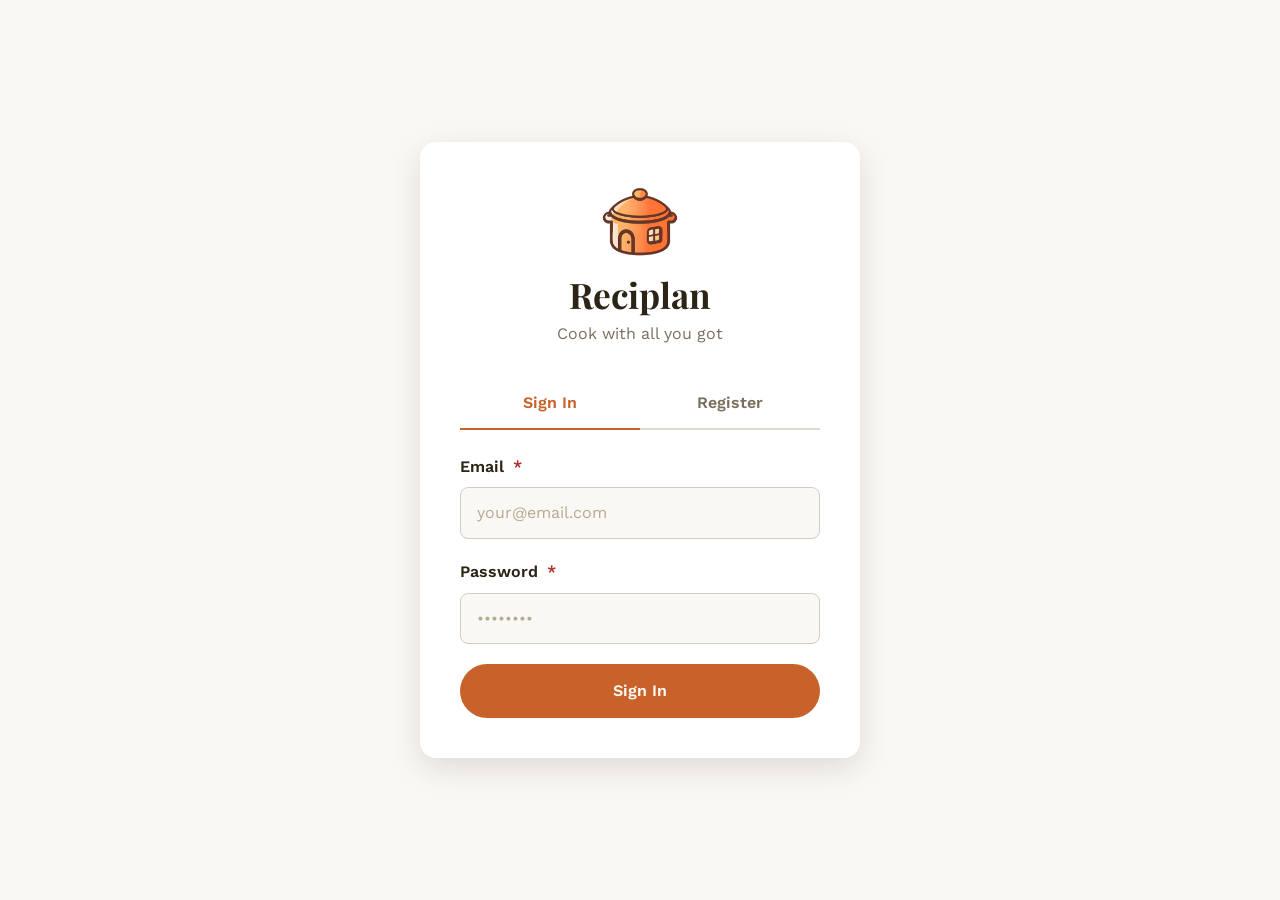
<file: src/main/resources/static/index.html>
<!doctype html>
<html lang="en">
  <head>
    <meta charset="UTF-8" />
    <meta name="viewport" content="width=device-width, initial-scale=1.0" />
    <title>RecipeApp – Sign In</title>
    <link rel="preconnect" href="https://fonts.googleapis.com" />
    <link rel="preconnect" href="https://fonts.gstatic.com" crossorigin />
    <link
      href="https://fonts.googleapis.com/css2?family=Playfair+Display:wght@600;700&family=Work+Sans:wght@400;500;600&display=swap"
      rel="stylesheet"
    />
    <link rel="stylesheet" href="style.css" />
  </head>
  <body>
    <div id="alert-container"></div>

    <main class="auth-page">
      <div class="auth-card">
        <div class="auth-logo">
          <img
            src="reciplanLogo.png"
            alt="Reciplan logo"
            width="80"
            height="80"
            style="
              object-fit: contain;
              margin-bottom: var(--space-3);
              background: none;
            "
          />
          <h1>Reciplan</h1>
          <p>Cook with all you got</p>
        </div>

        <div class="tabs">
          <button class="tab-btn active" data-tab="login">Sign In</button>
          <button class="tab-btn" data-tab="register">Register</button>
        </div>

        <!-- LOGIN PANEL -->
        <div class="tab-panel active" id="tab-login">
          <form id="login-form" novalidate>
            <div class="form-group">
              <label class="form-label" for="login-email"
                >Email <span class="required">*</span></label
              >
              <input
                class="form-control"
                type="email"
                id="login-email"
                placeholder="your@email.com"
                autocomplete="email"
                required
              />
            </div>
            <div class="form-group">
              <label class="form-label" for="login-password"
                >Password <span class="required">*</span></label
              >
              <input
                class="form-control"
                type="password"
                id="login-password"
                placeholder="••••••••"
                autocomplete="current-password"
                required
              />
            </div>
            <button
              type="submit"
              class="btn btn-primary btn-full"
              id="login-btn"
            >
              Sign In
            </button>
          </form>
        </div>

        <!-- REGISTER PANEL -->
        <div class="tab-panel" id="tab-register">
          <form id="register-form" novalidate>
            <div class="form-group">
              <label class="form-label" for="reg-username"
                >Username <span class="required">*</span></label
              >
              <input
                class="form-control"
                type="text"
                id="reg-username"
                placeholder="min 3 characters"
                autocomplete="username"
                required
                minlength="3"
                maxlength="50"
              />
            </div>
            <div class="form-group">
              <label class="form-label" for="reg-email"
                >Email <span class="required">*</span></label
              >
              <input
                class="form-control"
                type="email"
                id="reg-email"
                placeholder="your@email.com"
                autocomplete="email"
                required
              />
            </div>
            <div class="form-group">
              <label class="form-label" for="reg-password"
                >Password <span class="required">*</span></label
              >
              <input
                class="form-control"
                type="password"
                id="reg-password"
                placeholder="min 8 characters"
                autocomplete="new-password"
                required
                minlength="8"
              />
            </div>
            <button
              type="submit"
              class="btn btn-primary btn-full"
              id="register-btn"
            >
              Create Account
            </button>
          </form>
        </div>
      </div>
    </main>

    <script src="api.js"></script>
    <script src="app.js"></script>
    <script>
      redirectIfLoggedIn();

      // ── Tabs ──────────────────────────────────────────────────────────────
      document.querySelectorAll(".tab-btn").forEach((btn) => {
        btn.addEventListener("click", () => {
          document
            .querySelectorAll(".tab-btn, .tab-panel")
            .forEach((el) => el.classList.remove("active"));
          btn.classList.add("active");
          document
            .getElementById("tab-" + btn.dataset.tab)
            .classList.add("active");
        });
      });

      // ── Login ─────────────────────────────────────────────────────────────
      document
        .getElementById("login-form")
        .addEventListener("submit", async (e) => {
          e.preventDefault();
          const btn = document.getElementById("login-btn");
          btn.disabled = true;
          btn.textContent = "Signing in…";
          try {
            const res = await Auth.login(
              document.getElementById("login-email").value.trim(),
              document.getElementById("login-password").value,
            );
            saveAuth(res.token, res.username, res.role);
            // Fetch user id
            const me = await request("GET", "/users/me");
            saveUserId(me.id);
            window.location.href = "dashboard.html";
          } catch (err) {
            showAlert(err.message, "error");
            btn.disabled = false;
            btn.textContent = "Sign In";
          }
        });

      // ── Register ──────────────────────────────────────────────────────────
      document
        .getElementById("register-form")
        .addEventListener("submit", async (e) => {
          e.preventDefault();
          const btn = document.getElementById("register-btn");
          btn.disabled = true;
          btn.textContent = "Creating account…";
          try {
            const res = await Auth.register(
              document.getElementById("reg-username").value.trim(),
              document.getElementById("reg-email").value.trim(),
              document.getElementById("reg-password").value,
            );
            saveAuth(res.token, res.username, res.role);
            const me = await request("GET", "/users/me");
            saveUserId(me.id);
            window.location.href = "dashboard.html";
          } catch (err) {
            showAlert(err.message, "error");
            btn.disabled = false;
            btn.textContent = "Create Account";
          }
        });
    </script>
  </body>
</html>
</file>
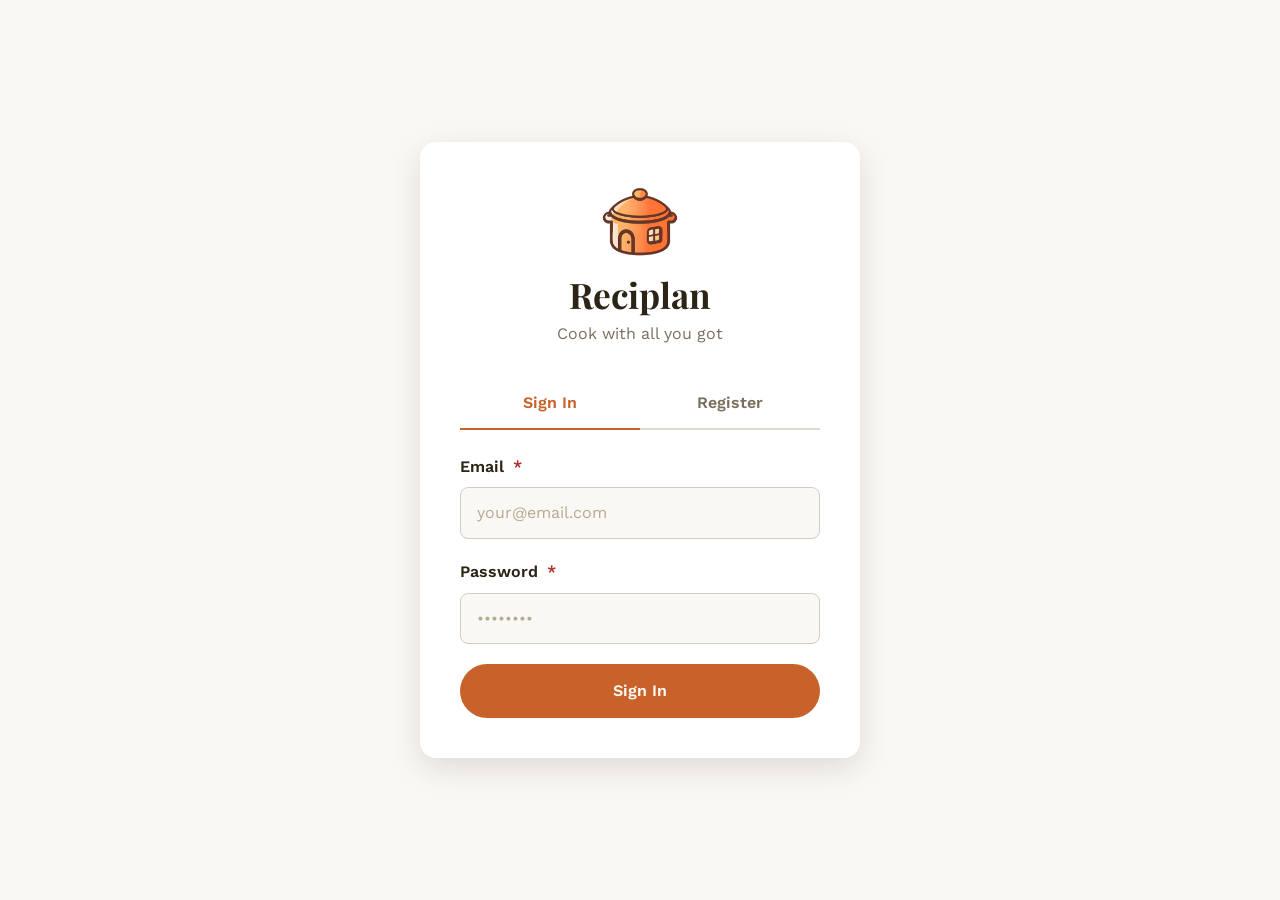
<file: src/main/resources/static/admin-categories.html>
<!DOCTYPE html>
<html lang="en">
<head>
  <meta charset="UTF-8" /><meta name="viewport" content="width=device-width, initial-scale=1.0" />
  <title>Categories – RecipeApp</title>
  <link rel="preconnect" href="https://fonts.googleapis.com">
  <link rel="preconnect" href="https://fonts.gstatic.com" crossorigin>
  <link href="https://fonts.googleapis.com/css2?family=Playfair+Display:wght@600;700&family=Work+Sans:wght@400;500;600&display=swap" rel="stylesheet">
  <link rel="stylesheet" href="style.css">
</head>
<body>
<script src="api.js"></script>
<script src="app.js"></script>
<script>
requireAuth();
if (!isAdmin()) { window.location.href = 'dashboard.html'; }
renderShell('Categories');

let editingId = null;

document.getElementById('page-content').innerHTML = `
  <div class="page-header" style="display:flex;justify-content:space-between;align-items:flex-start;flex-wrap:wrap;gap:var(--space-4)">
    <div>
      <h1 class="page-title">Categories</h1>
      <p class="page-subtitle">Manage ingredient categories</p>
    </div>
    <button class="btn btn-primary" id="btn-create">+ New Category</button>
  </div>
  <div class="card">
    <div class="table-wrapper">
      <table>
        <thead><tr><th>ID</th><th>Name</th><th style="width:120px">Actions</th></tr></thead>
        <tbody id="cat-table-body"><tr><td colspan="3"><div class="skeleton skeleton-line" style="height:1.2em;width:50%"></div></td></tr></tbody>
      </table>
    </div>
  </div>

  <!-- Form Modal -->
  <div class="modal-backdrop" id="modal-cat-form">
    <div class="modal">
      <div class="modal-header">
        <h2 class="modal-title" id="cat-form-title">New Category</h2>
        <button class="btn btn-ghost btn-icon" onclick="closeModal('modal-cat-form')" aria-label="Close">✕</button>
      </div>
      <div class="modal-body">
        <div class="form-group">
          <label class="form-label">Name <span class="required">*</span></label>
          <input class="form-control" type="text" id="cat-name" minlength="3" maxlength="50" required>
        </div>
      </div>
      <div class="modal-footer">
        <button class="btn btn-secondary" onclick="closeModal('modal-cat-form')">Cancel</button>
        <button class="btn btn-primary" id="btn-save-cat">Save</button>
      </div>
    </div>
  </div>
`;

async function loadCategories() {
  try {
    const cats = await Categories.getAll();
    const tbody = document.getElementById('cat-table-body');
    if (!cats.length) { tbody.innerHTML = `<tr><td colspan="3" style="text-align:center;color:var(--color-text-muted)">No categories yet.</td></tr>`; return; }
    tbody.innerHTML = cats.map(c => `
      <tr>
        <td style="color:var(--color-text-muted);font-size:var(--text-xs)">${c.id}</td>
        <td><strong>${c.name}</strong></td>
        <td>
          <div style="display:flex;gap:var(--space-2)">
            <button class="btn btn-ghost btn-sm btn-icon" onclick="openEdit(${c.id}, '${c.name}')" aria-label="Edit">✏️</button>
            <button class="btn btn-danger btn-sm btn-icon" onclick="deleteCategory(${c.id})" aria-label="Delete">🗑</button>
          </div>
        </td>
      </tr>`).join('');
  } catch(e) { showAlert(e.message, 'error'); }
}

function openCreate() {
  editingId = null;
  document.getElementById('cat-form-title').textContent = 'New Category';
  document.getElementById('cat-name').value = '';
  openModal('modal-cat-form');
}

function openEdit(id, name) {
  editingId = id;
  document.getElementById('cat-form-title').textContent = 'Edit Category';
  document.getElementById('cat-name').value = name;
  openModal('modal-cat-form');
}

document.getElementById('btn-save-cat').addEventListener('click', async () => {
  const name = document.getElementById('cat-name').value.trim();
  if (name.length < 3) { showAlert('Name must be at least 3 characters', 'error'); return; }
  const btn = document.getElementById('btn-save-cat');
  btn.disabled = true; btn.textContent = 'Saving…';
  try {
    editingId ? await Categories.update(editingId, name) : await Categories.create(name);
    showAlert(editingId ? 'Category updated!' : 'Category created!', 'success');
    closeModal('modal-cat-form');
    loadCategories();
  } catch(e) { showAlert(e.message, 'error'); }
  finally { btn.disabled = false; btn.textContent = 'Save'; }
});

async function deleteCategory(id) {
  if (!confirm('Delete this category? This may affect ingredients using it.')) return;
  try {
    await Categories.delete(id);
    showAlert('Category deleted', 'success');
    loadCategories();
  } catch(e) { showAlert(e.message, 'error'); }
}

document.getElementById('btn-create').addEventListener('click', openCreate);
loadCategories();
</script>
</body>
</html>
</file>
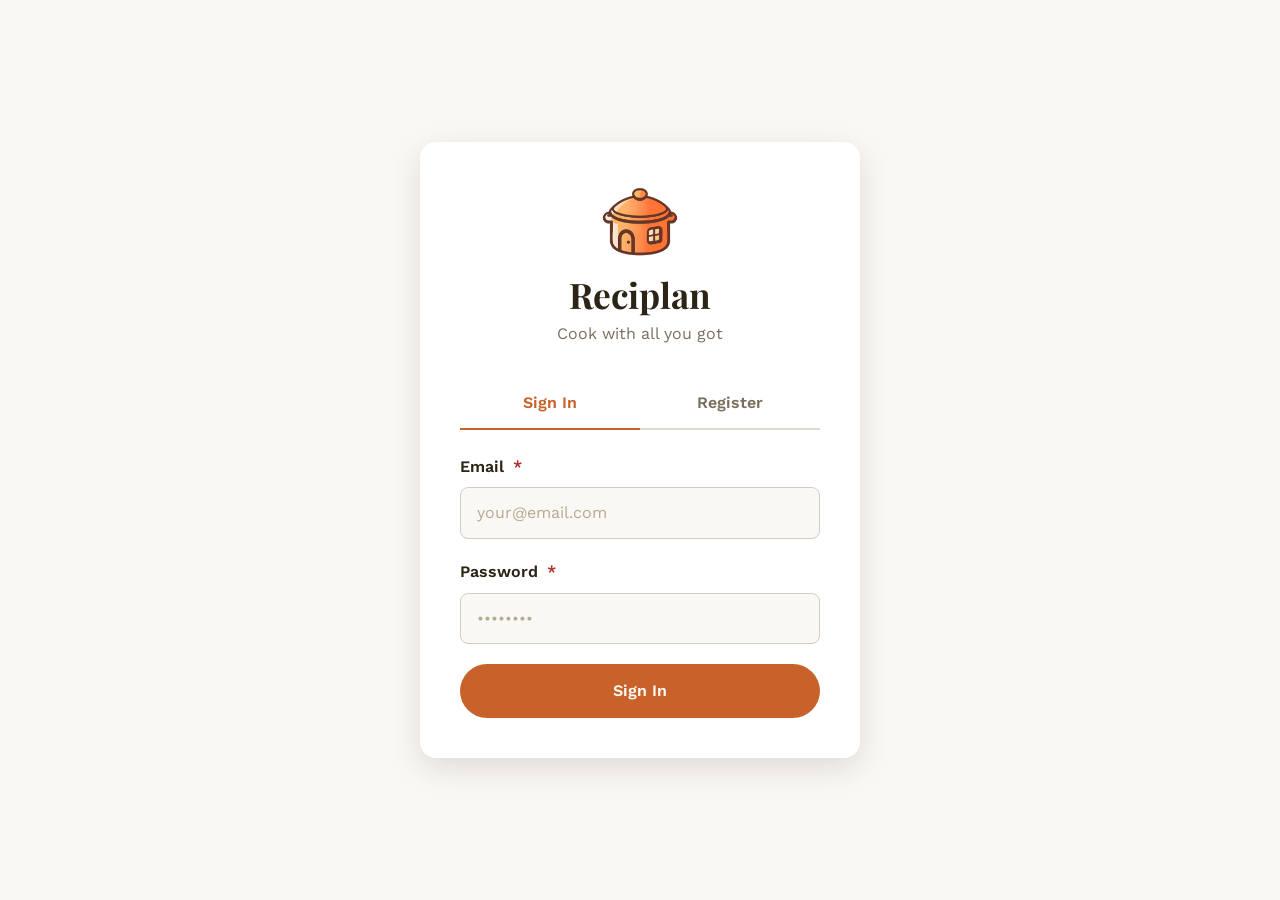
<file: src/main/resources/static/admin-ingredients.html>
<!DOCTYPE html>
<html lang="en">
<head>
  <meta charset="UTF-8" /><meta name="viewport" content="width=device-width, initial-scale=1.0" />
  <title>Ingredients – RecipeApp</title>
  <link rel="preconnect" href="https://fonts.googleapis.com">
  <link rel="preconnect" href="https://fonts.gstatic.com" crossorigin>
  <link href="https://fonts.googleapis.com/css2?family=Playfair+Display:wght@600;700&family=Work+Sans:wght@400;500;600&display=swap" rel="stylesheet">
  <link rel="stylesheet" href="style.css">
</head>
<body>
<script src="api.js"></script>
<script src="app.js"></script>
<script>
requireAuth();
if (!isAdmin()) { window.location.href = 'dashboard.html'; }
renderShell('Ingredients');

let currentPage = 0;
let editingId = null;
let categories = [];

document.getElementById('page-content').innerHTML = `
  <div class="page-header" style="display:flex;justify-content:space-between;align-items:flex-start;flex-wrap:wrap;gap:var(--space-4)">
    <div>
      <h1 class="page-title">Ingredients</h1>
      <p class="page-subtitle">Manage all available ingredients</p>
    </div>
    <button class="btn btn-primary" id="btn-create">+ New Ingredient</button>
  </div>
  <div class="card">
    <div class="table-wrapper">
      <table>
        <thead><tr><th>ID</th><th>Name</th><th>Category</th><th style="width:120px">Actions</th></tr></thead>
        <tbody id="ing-table-body"></tbody>
      </table>
    </div>
    <div class="card-footer"><div id="ing-pagination"></div></div>
  </div>

  <!-- Form Modal -->
  <div class="modal-backdrop" id="modal-ing-form">
    <div class="modal">
      <div class="modal-header">
        <h2 class="modal-title" id="ing-form-title">New Ingredient</h2>
        <button class="btn btn-ghost btn-icon" onclick="closeModal('modal-ing-form')" aria-label="Close">✕</button>
      </div>
      <div class="modal-body">
        <div class="form-group">
          <label class="form-label">Name <span class="required">*</span></label>
          <input class="form-control" type="text" id="ing-name" minlength="2" maxlength="50" required>
        </div>
        <div class="form-group">
          <label class="form-label">Category <span class="required">*</span></label>
          <select class="form-control" id="ing-category"><option value="">Select category…</option></select>
        </div>
      </div>
      <div class="modal-footer">
        <button class="btn btn-secondary" onclick="closeModal('modal-ing-form')">Cancel</button>
        <button class="btn btn-primary" id="btn-save-ing">Save</button>
      </div>
    </div>
  </div>
`;

async function loadCategories() {
  categories = await Categories.getAll();
  const sel = document.getElementById('ing-category');
  sel.innerHTML = '<option value="">Select category…</option>' +
    categories.map(c => `<option value="${c.id}">${c.name}</option>`).join('');
}

async function loadIngredients(page = 0) {
  const tbody = document.getElementById('ing-table-body');
  tbody.innerHTML = `<tr><td colspan="4"><div class="skeleton skeleton-line" style="height:1.2em;width:60%"></div></td></tr>`;
  try {
    const data = await Ingredients.getAll(page, 20);
    currentPage = page;
    if (!data.content?.length) { tbody.innerHTML = `<tr><td colspan="4" style="text-align:center;color:var(--color-text-muted)">No ingredients yet.</td></tr>`; return; }
    tbody.innerHTML = data.content.map(i => `
      <tr>
        <td style="color:var(--color-text-muted);font-size:var(--text-xs)">${i.id}</td>
        <td><strong>${i.name}</strong></td>
        <td><span class="badge badge-tag">${i.categoryName}</span></td>
        <td>
          <div style="display:flex;gap:var(--space-2)">
            <button class="btn btn-ghost btn-sm btn-icon" onclick="openEdit(${i.id}, '${i.name}', '${i.categoryName}')" aria-label="Edit">✏️</button>
            <button class="btn btn-danger btn-sm btn-icon" onclick="deleteIngredient(${i.id})" aria-label="Delete">🗑</button>
          </div>
        </td>
      </tr>`).join('');
    renderPagination(data, 'ing-pagination', loadIngredients);
  } catch(e) { showAlert(e.message, 'error'); }
}

function openCreate() {
  editingId = null;
  document.getElementById('ing-form-title').textContent = 'New Ingredient';
  document.getElementById('ing-name').value = '';
  document.getElementById('ing-category').value = '';
  openModal('modal-ing-form');
}

function openEdit(id, name, categoryName) {
  editingId = id;
  document.getElementById('ing-form-title').textContent = 'Edit Ingredient';
  document.getElementById('ing-name').value = name;
  const cat = categories.find(c => c.name === categoryName);
  document.getElementById('ing-category').value = cat?.id || '';
  openModal('modal-ing-form');
}

document.getElementById('btn-save-ing').addEventListener('click', async () => {
  const name = document.getElementById('ing-name').value.trim();
  const catId = +document.getElementById('ing-category').value;
  if (name.length < 2) { showAlert('Name must be at least 2 characters', 'error'); return; }
  if (!catId) { showAlert('Select a category', 'error'); return; }
  const btn = document.getElementById('btn-save-ing');
  btn.disabled = true; btn.textContent = 'Saving…';
  try {
    editingId
      ? await Ingredients.update(editingId, name, catId)
      : await Ingredients.create(name, catId);
    showAlert(editingId ? 'Ingredient updated!' : 'Ingredient created!', 'success');
    closeModal('modal-ing-form');
    loadIngredients(currentPage);
  } catch(e) { showAlert(e.message, 'error'); }
  finally { btn.disabled = false; btn.textContent = 'Save'; }
});

async function deleteIngredient(id) {
  if (!confirm('Delete this ingredient?')) return;
  try {
    await Ingredients.delete(id);
    showAlert('Ingredient deleted', 'success');
    loadIngredients(currentPage);
  } catch(e) { showAlert(e.message, 'error'); }
}

document.getElementById('btn-create').addEventListener('click', openCreate);
loadCategories().then(() => loadIngredients(0));
</script>
</body>
</html>
</file>
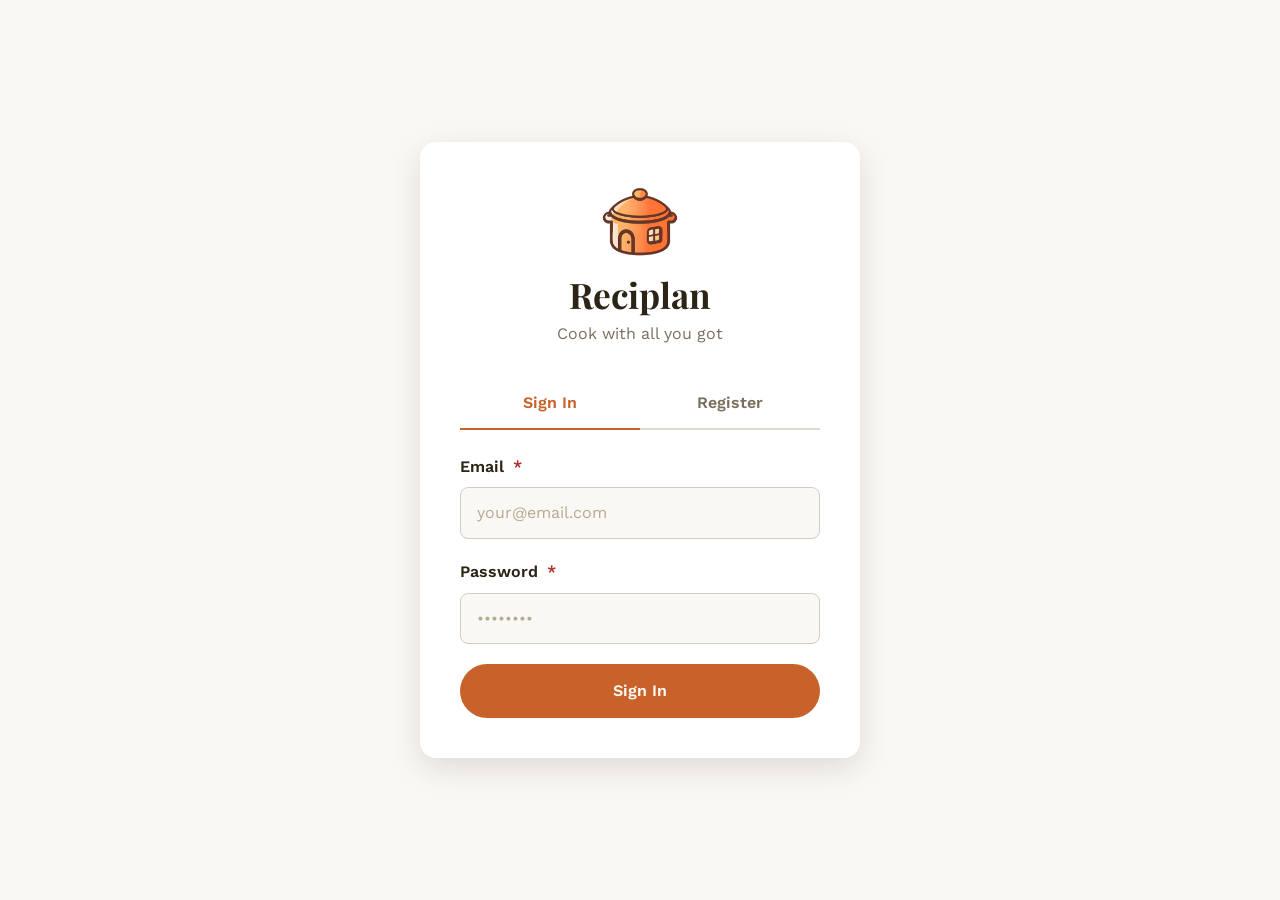
<file: src/main/resources/static/admin-users.html>
<!DOCTYPE html>
<html lang="en">
<head>
  <meta charset="UTF-8" /><meta name="viewport" content="width=device-width, initial-scale=1.0" />
  <title>Users – RecipeApp</title>
  <link rel="preconnect" href="https://fonts.googleapis.com">
  <link rel="preconnect" href="https://fonts.gstatic.com" crossorigin>
  <link href="https://fonts.googleapis.com/css2?family=Playfair+Display:wght@600;700&family=Work+Sans:wght@400;500;600&display=swap" rel="stylesheet">
  <link rel="stylesheet" href="style.css">
</head>
<body>
<script src="api.js"></script>
<script src="app.js"></script>
<script>
requireAuth();
if (!isAdmin()) { window.location.href = 'dashboard.html'; }
renderShell('Users');

let currentPage = 0;

document.getElementById('page-content').innerHTML = `
  <div class="page-header">
    <h1 class="page-title">Users</h1>
    <p class="page-subtitle">All registered accounts</p>
  </div>
  <div class="card">
    <div class="table-wrapper">
      <table>
        <thead><tr><th>ID</th><th>Username</th><th>Email</th><th>Role</th><th style="width:80px">Actions</th></tr></thead>
        <tbody id="users-table-body"></tbody>
      </table>
    </div>
    <div class="card-footer"><div id="users-pagination"></div></div>
  </div>
`;

async function loadUsers(page = 0) {
  const tbody = document.getElementById('users-table-body');
  tbody.innerHTML = `<tr><td colspan="5"><div class="skeleton skeleton-line" style="height:1.2em;width:60%"></div></td></tr>`;
  try {
    const data = await Users.getAll(page, 20);
    currentPage = page;
    const me = getUserId();
    tbody.innerHTML = data.content.map(u => `
      <tr>
        <td style="color:var(--color-text-muted);font-size:var(--text-xs)">${u.id}</td>
        <td><strong>${u.username}</strong>${u.id == me ? ' <span class="badge badge-veg" style="font-size:10px">you</span>' : ''}</td>
        <td style="color:var(--color-text-muted)">${u.email}</td>
        <td><span class="badge ${u.role === 'ROLE_ADMIN' ? 'badge-hard' : 'badge-tag'}">${u.role}</span></td>
        <td>
          ${u.id != me ? `<button class="btn btn-danger btn-sm btn-icon" onclick="deleteUser(${u.id}, '${u.username}')" aria-label="Delete">🗑</button>` : '–'}
        </td>
      </tr>`).join('');
    renderPagination(data, 'users-pagination', loadUsers);
  } catch(e) { showAlert(e.message, 'error'); }
}

async function deleteUser(id, username) {
  if (!confirm(`Delete user "${username}"? This cannot be undone.`)) return;
  try {
    await Users.delete(id);
    showAlert(`User ${username} deleted`, 'success');
    loadUsers(currentPage);
  } catch(e) { showAlert(e.message, 'error'); }
}

loadUsers(0);
</script>
</body>
</html>
</file>
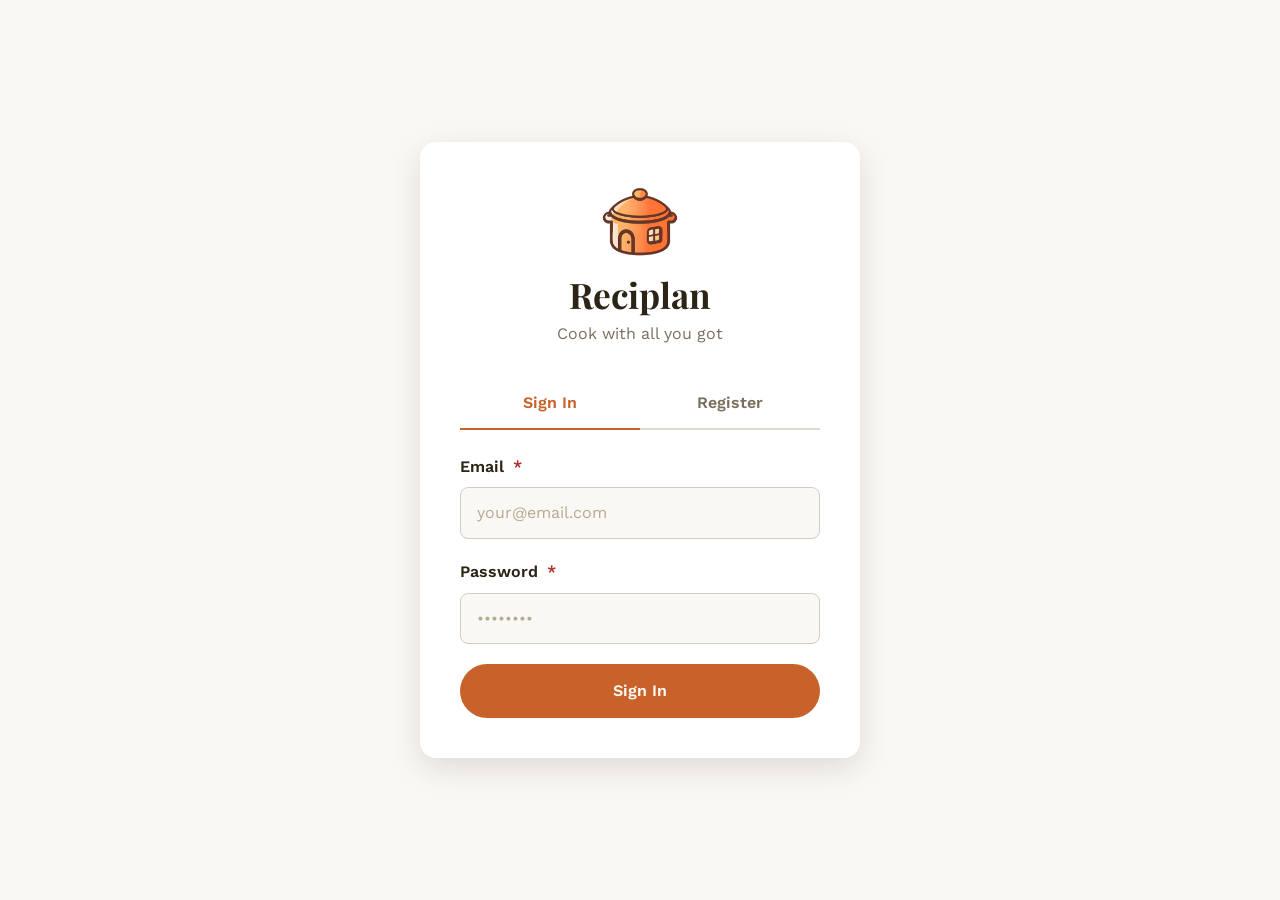
<file: src/main/resources/static/dashboard.html>
<!DOCTYPE html>
<html lang="en">
<head>
  <meta charset="UTF-8" /><meta name="viewport" content="width=device-width, initial-scale=1.0" />
  <title>Dashboard – RecipeApp</title>
  <link rel="preconnect" href="https://fonts.googleapis.com">
  <link rel="preconnect" href="https://fonts.gstatic.com" crossorigin>
  <link href="https://fonts.googleapis.com/css2?family=Playfair+Display:wght@600;700&family=Work+Sans:wght@400;500;600&display=swap" rel="stylesheet">
  <link rel="stylesheet" href="style.css">
</head>
<body>
<script src="api.js"></script>
<script src="app.js"></script>
<script>
requireAuth();
renderShell('Dashboard');

(async () => {
  const userId = getUserId();
  const content = document.getElementById('page-content');
  content.innerHTML = `
    <div class="page-header">
      <h1 class="page-title">Dashboard</h1>
      <p class="page-subtitle">Welcome back, ${getUser()?.username || 'Chef'}!</p>
    </div>
    <div class="stats-grid" id="stats-grid">
      ${[0,1,2,3].map(() => `<div class="stat-card"><div class="skeleton skeleton-line" style="height:44px;width:44px;border-radius:var(--radius-lg);margin-bottom:var(--space-4)"></div><div class="skeleton skeleton-line w60"></div><div class="skeleton skeleton-line" style="width:40%"></div></div>`).join('')}
    </div>
    <div style="display:grid;grid-template-columns:1fr 1fr;gap:var(--space-6)">
      <div class="card" id="matches-card">
        <div class="card-header"><h2>Recipes You Can Make</h2><a href="recipes.html" class="btn btn-ghost btn-sm">View all →</a></div>
        <div class="card-body" id="matches-list">Loading…</div>
      </div>
      <div class="card" id="quick-actions-card">
        <div class="card-header"><h2>Quick Actions</h2></div>
        <div class="card-body" style="display:flex;flex-direction:column;gap:var(--space-3)">
          <a href="recipes.html" class="btn btn-primary">Browse Recipes</a>
          <a href="pantry.html" class="btn btn-secondary">Manage Pantry</a>
          <a href="shopping-list.html" class="btn btn-secondary">Shopping List</a>
        </div>
      </div>
    </div>
  `;

  // Load stats in parallel
  try {
    const [recipesPage, matchesPage, pantryPage, shoppingPage] = await Promise.allSettled([
      Recipes.getAll({}, 0, 1),
      userId ? Recipes.getMatches(0) : null,
      userId ? Pantry.getAll(userId, 0, 1) : null,
      userId ? ShoppingList.getAll(userId, 0) : null,
    ]);

    const rTotal  = recipesPage.value?.totalElements  ?? '–';
    const mTotal  = matchesPage.value?.totalElements  ?? '–';
    const pTotal  = pantryPage.value?.totalElements   ?? '–';
    const sTotal  = shoppingPage.value?.totalElements ?? '–';

    document.getElementById('stats-grid').innerHTML = `
      <div class="stat-card"><div class="stat-icon terracotta">🍲</div><div class="stat-value">${rTotal}</div><div class="stat-label">Total Recipes</div></div>
      <div class="stat-card"><div class="stat-icon olive">✅</div><div class="stat-value">${mTotal}</div><div class="stat-label">Can Make Now</div></div>
      <div class="stat-card"><div class="stat-icon gold">🧺</div><div class="stat-value">${pTotal}</div><div class="stat-label">Pantry Items</div></div>
      <div class="stat-card"><div class="stat-icon green">🛒</div><div class="stat-value">${sTotal}</div><div class="stat-label">Shopping Items</div></div>
    `;

    // Matches preview
    const matches = matchesPage.value?.content || [];
    const ml = document.getElementById('matches-list');
    if (!matches.length) { ml.innerHTML = emptyState('Add items to your pantry to see matching recipes!', '🥗'); return; }
    ml.innerHTML = `<div class="item-list">${matches.slice(0,5).map(m => {
      const r = m.recipe;
      const statusClass = m.matchStatus === 'FULL_MATCH' ? 'badge-match-full' : m.matchStatus === 'PARTIAL_MATCH' ? 'badge-match-partial' : 'badge-match-none';
      const label = m.matchStatus === 'FULL_MATCH' ? 'Ready!' : m.matchStatus === 'PARTIAL_MATCH' ? `${m.missingIngredients?.length} missing` : 'Missing items';
      return `<div class="item-row">
        <div style="flex:1">
          <div class="item-name"><a href="recipes.html" style="color:inherit;text-decoration:none">${r.title}</a></div>
          <div class="item-meta">${r.difficulty} · ${(r.prepTimeMinutes||0)+(r.cookTimeMinutes||0)} min</div>
        </div>
        <span class="badge ${statusClass}">${label}</span>
      </div>`;
    }).join('')}</div>`;
  } catch(e) {
    showAlert('Failed to load dashboard data', 'error');
  }
})();
</script>
</body>
</html>
</file>
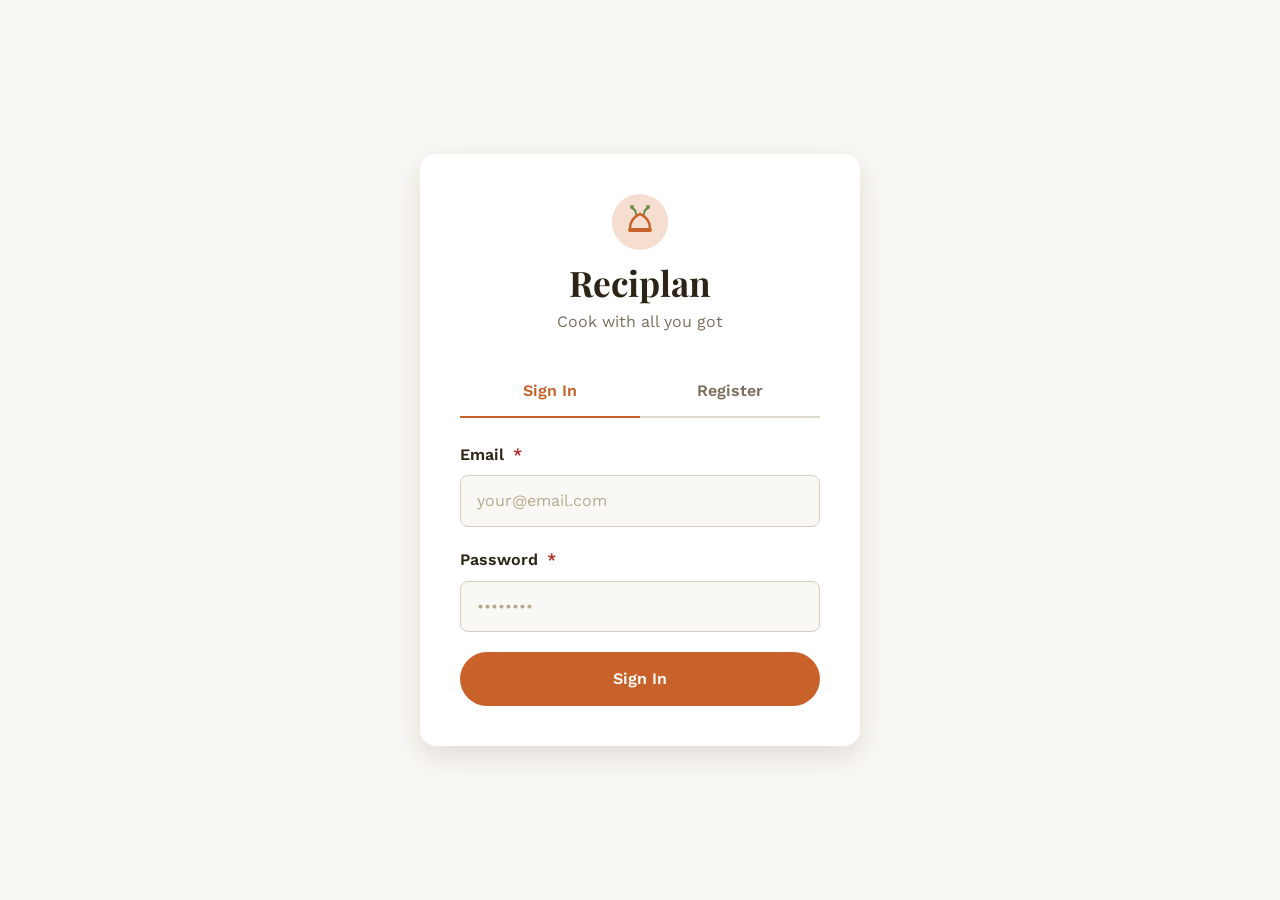
<file: src/main/resources/static/index .html>
<!doctype html>
<html lang="en">
  <head>
    <meta charset="UTF-8" />
    <meta name="viewport" content="width=device-width, initial-scale=1.0" />
    <title>RecipeApp – Sign In</title>
    <link rel="preconnect" href="https://fonts.googleapis.com" />
    <link rel="preconnect" href="https://fonts.gstatic.com" crossorigin />
    <link
      href="https://fonts.googleapis.com/css2?family=Playfair+Display:wght@600;700&family=Work+Sans:wght@400;500;600&display=swap"
      rel="stylesheet"
    />
    <link rel="stylesheet" href="style.css" />
  </head>
  <body>
    <div id="alert-container"></div>

    <main class="auth-page">
      <div class="auth-card">
        <div class="auth-logo">
          <!-- SVG Logo: olive branch + pot -->
          <svg
            width="56"
            height="56"
            viewBox="0 0 56 56"
            fill="none"
            aria-label="RecipeApp logo"
          >
            <circle
              cx="28"
              cy="28"
              r="28"
              fill="var(--color-primary-highlight)"
            />
            <path
              d="M18 34 C18 28 22 22 28 20 C34 22 38 28 38 34"
              stroke="var(--color-primary)"
              stroke-width="2.5"
              stroke-linecap="round"
              fill="none"
            />
            <rect
              x="16"
              y="34"
              width="24"
              height="4"
              rx="2"
              fill="var(--color-primary)"
            />
            <path
              d="M24 20 C24 16 20 14 20 14"
              stroke="var(--color-accent)"
              stroke-width="2"
              stroke-linecap="round"
            />
            <circle cx="20" cy="13" r="2" fill="var(--color-accent)" />
            <path
              d="M32 20 C32 16 36 14 36 14"
              stroke="var(--color-accent)"
              stroke-width="2"
              stroke-linecap="round"
            />
            <circle cx="36" cy="13" r="2" fill="var(--color-accent)" />
          </svg>
          <h1>Reciplan</h1>
          <p>Cook with all you got</p>
        </div>

        <div class="tabs">
          <button class="tab-btn active" data-tab="login">Sign In</button>
          <button class="tab-btn" data-tab="register">Register</button>
        </div>

        <!-- LOGIN PANEL -->
        <div class="tab-panel active" id="tab-login">
          <form id="login-form" novalidate>
            <div class="form-group">
              <label class="form-label" for="login-email"
                >Email <span class="required">*</span></label
              >
              <input
                class="form-control"
                type="email"
                id="login-email"
                placeholder="your@email.com"
                autocomplete="email"
                required
              />
            </div>
            <div class="form-group">
              <label class="form-label" for="login-password"
                >Password <span class="required">*</span></label
              >
              <input
                class="form-control"
                type="password"
                id="login-password"
                placeholder="••••••••"
                autocomplete="current-password"
                required
              />
            </div>
            <button
              type="submit"
              class="btn btn-primary btn-full"
              id="login-btn"
            >
              Sign In
            </button>
          </form>
        </div>

        <!-- REGISTER PANEL -->
        <div class="tab-panel" id="tab-register">
          <form id="register-form" novalidate>
            <div class="form-group">
              <label class="form-label" for="reg-username"
                >Username <span class="required">*</span></label
              >
              <input
                class="form-control"
                type="text"
                id="reg-username"
                placeholder="min 3 characters"
                autocomplete="username"
                required
                minlength="3"
                maxlength="50"
              />
            </div>
            <div class="form-group">
              <label class="form-label" for="reg-email"
                >Email <span class="required">*</span></label
              >
              <input
                class="form-control"
                type="email"
                id="reg-email"
                placeholder="your@email.com"
                autocomplete="email"
                required
              />
            </div>
            <div class="form-group">
              <label class="form-label" for="reg-password"
                >Password <span class="required">*</span></label
              >
              <input
                class="form-control"
                type="password"
                id="reg-password"
                placeholder="min 8 characters"
                autocomplete="new-password"
                required
                minlength="8"
              />
            </div>
            <button
              type="submit"
              class="btn btn-primary btn-full"
              id="register-btn"
            >
              Create Account
            </button>
          </form>
        </div>
      </div>
    </main>

    <script src="api.js"></script>
    <script src="app.js"></script>
    <script>
      redirectIfLoggedIn();

      // ── Tabs ──────────────────────────────────────────────────────────────
      document.querySelectorAll(".tab-btn").forEach((btn) => {
        btn.addEventListener("click", () => {
          document
            .querySelectorAll(".tab-btn, .tab-panel")
            .forEach((el) => el.classList.remove("active"));
          btn.classList.add("active");
          document
            .getElementById("tab-" + btn.dataset.tab)
            .classList.add("active");
        });
      });

      // ── Login ─────────────────────────────────────────────────────────────
      document
        .getElementById("login-form")
        .addEventListener("submit", async (e) => {
          e.preventDefault();
          const btn = document.getElementById("login-btn");
          btn.disabled = true;
          btn.textContent = "Signing in…";
          try {
            const res = await Auth.login(
              document.getElementById("login-email").value.trim(),
              document.getElementById("login-password").value,
            );
            saveAuth(res.token, res.username, res.role);
            // Fetch user id
            const me = await request("GET", "/users/me");
            saveUserId(me.id);
            window.location.href = "dashboard.html";
          } catch (err) {
            showAlert(err.message, "error");
            btn.disabled = false;
            btn.textContent = "Sign In";
          }
        });

      // ── Register ──────────────────────────────────────────────────────────
      document
        .getElementById("register-form")
        .addEventListener("submit", async (e) => {
          e.preventDefault();
          const btn = document.getElementById("register-btn");
          btn.disabled = true;
          btn.textContent = "Creating account…";
          try {
            const res = await Auth.register(
              document.getElementById("reg-username").value.trim(),
              document.getElementById("reg-email").value.trim(),
              document.getElementById("reg-password").value,
            );
            saveAuth(res.token, res.username, res.role);
            const me = await request("GET", "/users/me");
            saveUserId(me.id);
            window.location.href = "dashboard.html";
          } catch (err) {
            showAlert(err.message, "error");
            btn.disabled = false;
            btn.textContent = "Create Account";
          }
        });
    </script>
  </body>
</html>
</file>
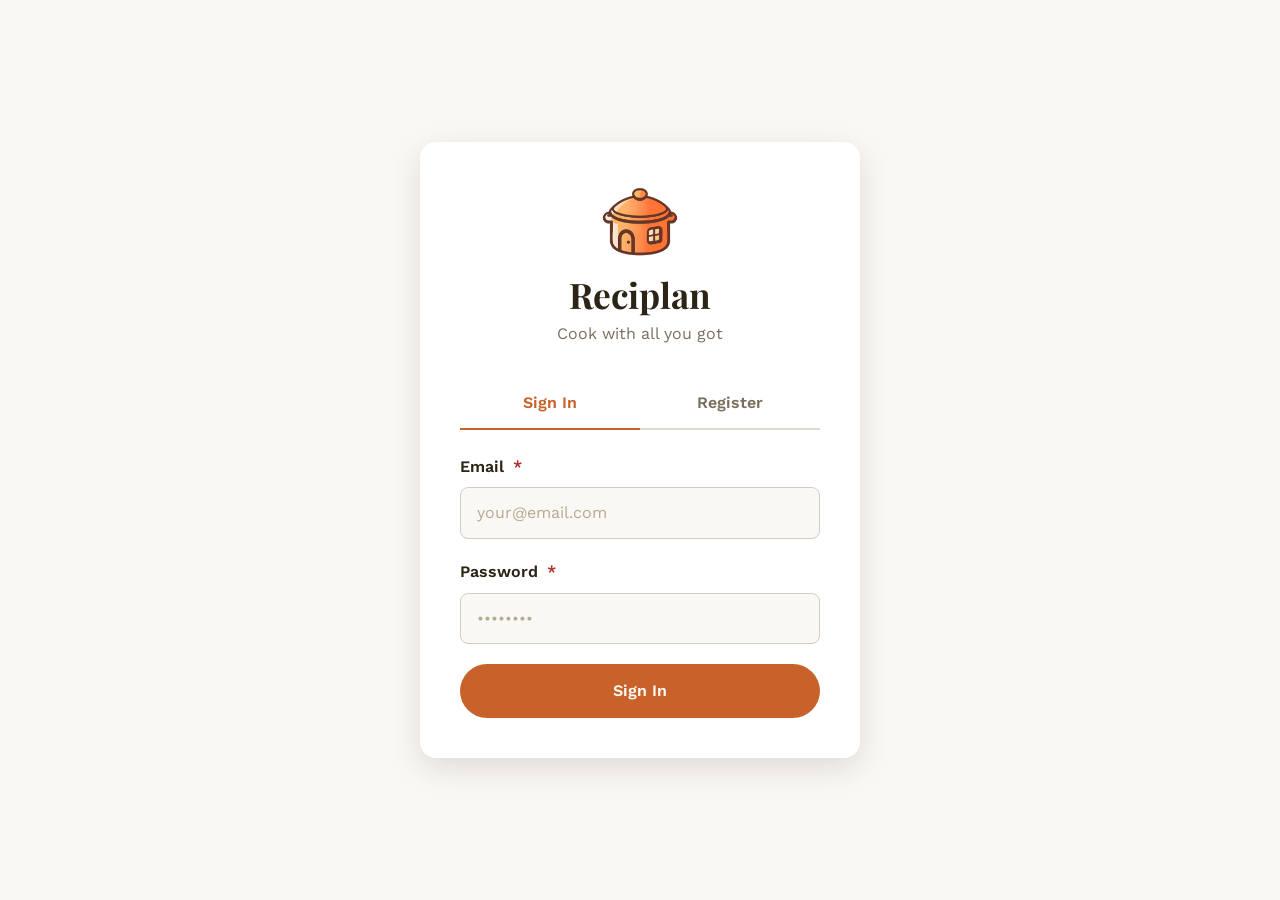
<file: src/main/resources/static/pantry.html>
<!doctype html>
<html lang="en">
  <head>
    <meta charset="UTF-8" />
    <meta name="viewport" content="width=device-width, initial-scale=1.0" />
    <title>Pantry – RecipeApp</title>
    <link rel="preconnect" href="https://fonts.googleapis.com" />
    <link rel="preconnect" href="https://fonts.gstatic.com" crossorigin />
    <link
      href="https://fonts.googleapis.com/css2?family=Playfair+Display:wght@600;700&family=Work+Sans:wght@400;500;600&display=swap"
      rel="stylesheet"
    />
    <link rel="stylesheet" href="style.css" />
  </head>
  <body>
    <script src="api.js"></script>
    <script src="app.js"></script>
    <script>
      requireAuth();
      renderShell("Pantry");

      let currentPage = 0;
      let sortByCategory = false;
      let allIngredients = [];
      let editingItemId = null;

      document.getElementById("page-content").innerHTML = `
  <div class="page-header" style="display:flex;justify-content:space-between;align-items:flex-start;flex-wrap:wrap;gap:var(--space-4)">
    <div>
      <h1 class="page-title">My Pantry</h1>
      <p class="page-subtitle">Track the ingredients you have at home</p>
    </div>
    <div style="display:flex;gap:var(--space-3)">
      <button class="btn btn-secondary btn-sm" id="btn-toggle-sort">Sort by Category</button>
      <button class="btn btn-primary" id="btn-add-item">+ Add Item</button>
    </div>
  </div>

  <div id="pantry-container"></div>
  <div id="pantry-pagination"></div>

  <!-- Add / Edit Modal -->
  <div class="modal-backdrop" id="modal-pantry-form">
    <div class="modal">
      <div class="modal-header">
        <h2 class="modal-title" id="pantry-form-title">Add to Pantry</h2>
        <button class="btn btn-ghost btn-icon" onclick="closeModal('modal-pantry-form')" aria-label="Close">✕</button>
      </div>
      <div class="modal-body">
        <form id="pantry-form" novalidate>
          <div class="form-group">
            <label class="form-label">Ingredient <span class="required">*</span></label>
            <select class="form-control" id="pf-ingredient" required>
              <option value="">Select ingredient…</option>
            </select>
          </div>
          <div class="form-row">
            <div class="form-group">
              <label class="form-label">Quantity <span class="required">*</span></label>
              <input class="form-control" type="number" id="pf-quantity" min="0.01" step="0.01" placeholder="e.g. 500" required>
            </div>
            <div class="form-group">
              <label class="form-label">Unit <span class="required">*</span></label>
              <select class="form-control" id="pf-unit">${unitOptions("GRAM")}</select>
            </div>
          </div>
        </form>
      </div>
      <div class="modal-footer">
        <button class="btn btn-secondary" onclick="closeModal('modal-pantry-form')">Cancel</button>
        <button class="btn btn-primary" id="btn-save-pantry">Save</button>
      </div>
    </div>
  </div>
`;

      async function loadIngredients() {
        try {
          let page = 0,
            all = [];
          while (true) {
            const res = await Ingredients.getAll(page, 100);
            all = all.concat(res.content);
            if (res.last) break;
            page++;
          }
          allIngredients = all;
          const sel = document.getElementById("pf-ingredient");
          sel.innerHTML =
            '<option value="">Select ingredient…</option>' +
            all
              .map(
                (i) =>
                  `<option value="${i.id}">${i.name} (${i.categoryName})</option>`,
              )
              .join("");
        } catch (e) {
          allIngredients = [];
        }
      }

      function renderPantryItems(items) {
        if (!items.length)
          return emptyState(
            "Your pantry is empty. Add ingredients to get started!",
            "🧺",
          );
        return `<div class="item-list">${items
          .map(
            (item) => `
    <div class="item-row">
      <div style="flex:1">
        <div class="item-name">${item.ingredientName}</div>
        <div class="item-meta">${item.categoryName}</div>
      </div>
      <div class="item-qty">${item.quantity} ${item.unit}</div>
      <div class="item-actions">
        <button class="btn btn-ghost btn-sm btn-icon" onclick="openEditItem(${item.id}, ${item.quantity}, '${item.unit}')" aria-label="Edit">✏️</button>
        <button class="btn btn-danger btn-sm btn-icon" onclick="deleteItem(${item.id})" aria-label="Delete">🗑</button>
      </div>
    </div>`,
          )
          .join("")}</div>`;
      }

      async function loadPantry(page = 0) {
        const userId = getUserId();
        if (!userId) {
          document.getElementById("pantry-container").innerHTML = emptyState(
            "User session not found. Please log in again.",
            "🔒",
          );
          return;
        }
        const container = document.getElementById("pantry-container");
        container.innerHTML = `<div class="item-list">${Array(5).fill(`<div class="item-row"><div class="skeleton skeleton-line" style="flex:1;height:1.2em"></div><div class="skeleton skeleton-line" style="width:80px"></div></div>`).join("")}</div>`;
        try {
          const data = sortByCategory
            ? await Pantry.getSortedByCategory(userId, page)
            : await Pantry.getAll(userId, page);
          currentPage = page;
          container.innerHTML = renderPantryItems(data.content || []);
          renderPagination(data, "pantry-pagination", loadPantry);
        } catch (e) {
          container.innerHTML = emptyState("Failed to load pantry.", "⚠️");
          showAlert(e.message, "error");
        }
      }

      function openAddItem() {
        editingItemId = null;
        document.getElementById("pantry-form-title").textContent =
          "Add to Pantry";
        document.getElementById("pantry-form").reset();
        document.getElementById("pf-unit").innerHTML = unitOptions("GRAM");
        openModal("modal-pantry-form");
      }

      function openEditItem(id, quantity, unit) {
        editingItemId = id;
        document.getElementById("pantry-form-title").textContent =
          "Edit Pantry Item";
        document.getElementById("pf-quantity").value = quantity;
        document.getElementById("pf-unit").innerHTML = unitOptions(unit);
        // hide ingredient selector when editing (only qty/unit editable via PATCH)
        document
          .getElementById("pf-ingredient")
          .closest(".form-group").style.display = "none";
        openModal("modal-pantry-form");
      }

      document
        .getElementById("btn-save-pantry")
        .addEventListener("click", async () => {
          const userId = getUserId();
          const qty = parseFloat(document.getElementById("pf-quantity").value);
          const unit = document.getElementById("pf-unit").value;
          if (!qty || qty <= 0) {
            showAlert("Enter a valid quantity", "error");
            return;
          }

          const btn = document.getElementById("btn-save-pantry");
          btn.disabled = true;
          btn.textContent = "Saving…";
          try {
            if (editingItemId) {
              await Pantry.patch(userId, editingItemId, {
                quantity: qty,
                unit,
              });
              showAlert("Pantry item updated!", "success");
            } else {
              const ingId = +document.getElementById("pf-ingredient").value;
              if (!ingId) {
                showAlert("Select an ingredient", "error");
                btn.disabled = false;
                btn.textContent = "Save";
                return;
              }
              await Pantry.add(userId, {
                ingredientId: ingId,
                quantity: qty,
                unit,
              });
              showAlert("Item added to pantry!", "success");
            }
            // restore ingredient field visibility
            document
              .getElementById("pf-ingredient")
              .closest(".form-group").style.display = "";
            closeModal("modal-pantry-form");
            loadPantry(currentPage);
          } catch (e) {
            showAlert(e.message, "error");
          } finally {
            btn.disabled = false;
            btn.textContent = "Save";
          }
        });

      async function deleteItem(itemId) {
        if (!confirm("Remove this item from your pantry?")) return;
        try {
          await Pantry.delete(getUserId(), itemId);
          showAlert("Item removed", "success");
          loadPantry(currentPage);
        } catch (e) {
          showAlert(e.message, "error");
        }
      }

      document
        .getElementById("btn-add-item")
        .addEventListener("click", openAddItem);
      document
        .getElementById("btn-toggle-sort")
        .addEventListener("click", () => {
          sortByCategory = !sortByCategory;
          document.getElementById("btn-toggle-sort").textContent =
            sortByCategory ? "Sort by Name" : "Sort by Category";
          loadPantry(0);
        });

      loadIngredients();
      loadPantry(0);
    </script>
  </body>
</html>
</file>
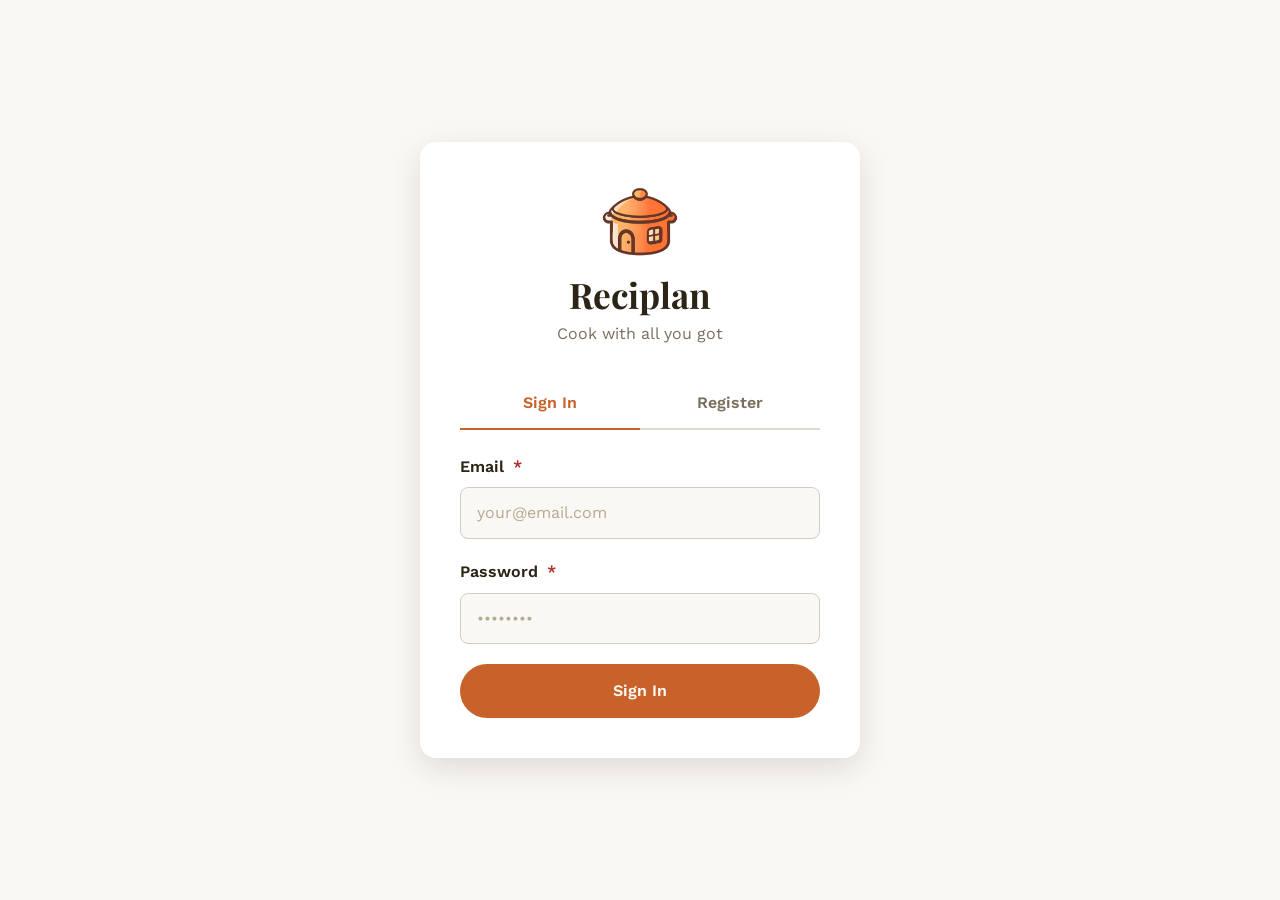
<file: src/main/resources/static/profile.html>
<!DOCTYPE html>
<html lang="en">
<head>
  <meta charset="UTF-8" /><meta name="viewport" content="width=device-width, initial-scale=1.0" />
  <title>Profile – RecipeApp</title>
  <link rel="preconnect" href="https://fonts.googleapis.com">
  <link rel="preconnect" href="https://fonts.gstatic.com" crossorigin>
  <link href="https://fonts.googleapis.com/css2?family=Playfair+Display:wght@600;700&family=Work+Sans:wght@400;500;600&display=swap" rel="stylesheet">
  <link rel="stylesheet" href="style.css">
</head>
<body>
<script src="api.js"></script>
<script src="app.js"></script>
<script>
requireAuth();
renderShell('Profile');

document.getElementById('page-content').innerHTML = `
  <div class="page-header">
    <h1 class="page-title">My Profile</h1>
    <p class="page-subtitle">Update your account details</p>
  </div>
  <div style="display:grid;grid-template-columns:1fr 1fr;gap:var(--space-6);max-width:800px">

    <!-- Profile details card -->
    <div class="card">
      <div class="card-header"><h2>Account Details</h2></div>
      <div class="card-body" id="profile-details">
        <div class="skeleton skeleton-line" style="height:1.2em;width:60%;margin-bottom:var(--space-4)"></div>
        <div class="skeleton skeleton-line" style="height:1.2em;width:80%"></div>
      </div>
    </div>

    <!-- Edit form card -->
    <div class="card">
      <div class="card-header"><h2>Edit Profile</h2></div>
      <div class="card-body">
        <form id="profile-form" novalidate>
          <div class="form-group">
            <label class="form-label">Username</label>
            <input class="form-control" type="text" id="pf-username" minlength="3" maxlength="50" placeholder="New username">
            <p class="form-hint">Leave blank to keep current</p>
          </div>
          <div class="form-group">
            <label class="form-label">Email</label>
            <input class="form-control" type="email" id="pf-email" placeholder="New email">
            <p class="form-hint">Leave blank to keep current</p>
          </div>
          <button type="submit" class="btn btn-primary btn-full">Save Changes</button>
        </form>
      </div>
    </div>

    <!-- Change password card -->
    <div class="card" style="grid-column:1/-1;max-width:480px">
      <div class="card-header"><h2>Change Password</h2></div>
      <div class="card-body">
        <form id="password-form" novalidate>
          <div class="form-group">
            <label class="form-label">Current Password <span class="required">*</span></label>
            <input class="form-control" type="password" id="pw-current" required autocomplete="current-password">
          </div>
          <div class="form-group">
            <label class="form-label">New Password <span class="required">*</span></label>
            <input class="form-control" type="password" id="pw-new" required minlength="8" autocomplete="new-password" placeholder="min 8 characters">
          </div>
          <button type="submit" class="btn btn-primary btn-full">Change Password</button>
        </form>
      </div>
    </div>

  </div>
`;

async function loadProfile() {
  const userId = getUserId();
  if (!userId) return;
  try {
    const user = await Users.getById(userId);
    document.getElementById('profile-details').innerHTML = `
      <div style="display:flex;flex-direction:column;gap:var(--space-4)">
        <div>
          <div style="font-size:var(--text-xs);color:var(--color-text-muted);text-transform:uppercase;letter-spacing:0.06em;font-weight:600;margin-bottom:var(--space-1)">Username</div>
          <div style="font-weight:600">${user.username}</div>
        </div>
        <div>
          <div style="font-size:var(--text-xs);color:var(--color-text-muted);text-transform:uppercase;letter-spacing:0.06em;font-weight:600;margin-bottom:var(--space-1)">Email</div>
          <div>${user.email}</div>
        </div>
        <div>
          <div style="font-size:var(--text-xs);color:var(--color-text-muted);text-transform:uppercase;letter-spacing:0.06em;font-weight:600;margin-bottom:var(--space-1)">Role</div>
          <span class="badge ${user.role === 'ROLE_ADMIN' ? 'badge-hard' : 'badge-veg'}">${user.role}</span>
        </div>
      </div>`;
    // Pre-fill form
    document.getElementById('pf-username').placeholder = user.username;
    document.getElementById('pf-email').placeholder    = user.email;
  } catch(e) { showAlert('Failed to load profile', 'error'); }
}

document.getElementById('profile-form').addEventListener('submit', async e => {
  e.preventDefault();
  const userId = getUserId();
  const dto = {};
  const u = document.getElementById('pf-username').value.trim();
  const em = document.getElementById('pf-email').value.trim();
  if (u)  dto.username = u;
  if (em) dto.email = em;
  if (!Object.keys(dto).length) { showAlert('Enter at least one field to update', 'warning'); return; }
  try {
    const updated = await Users.patch(userId, dto);
    // Update stored username
    const user = getUser();
    if (user) { user.username = updated.username; sessionStorage.setItem('user', JSON.stringify(user)); }
    showAlert('Profile updated!', 'success');
    document.getElementById('pf-username').value = '';
    document.getElementById('pf-email').value = '';
    loadProfile();
  } catch(e) { showAlert(e.message, 'error'); }
});

document.getElementById('password-form').addEventListener('submit', async e => {
  e.preventDefault();
  const userId = getUserId();
  const currentPassword = document.getElementById('pw-current').value;
  const newPassword     = document.getElementById('pw-new').value;
  if (newPassword.length < 8) { showAlert('New password must be at least 8 characters', 'error'); return; }
  try {
    await Users.changePassword(userId, { currentPassword, newPassword });
    showAlert('Password changed successfully!', 'success');
    document.getElementById('password-form').reset();
  } catch(e) { showAlert(e.message, 'error'); }
});

loadProfile();
</script>
</body>
</html>
</file>
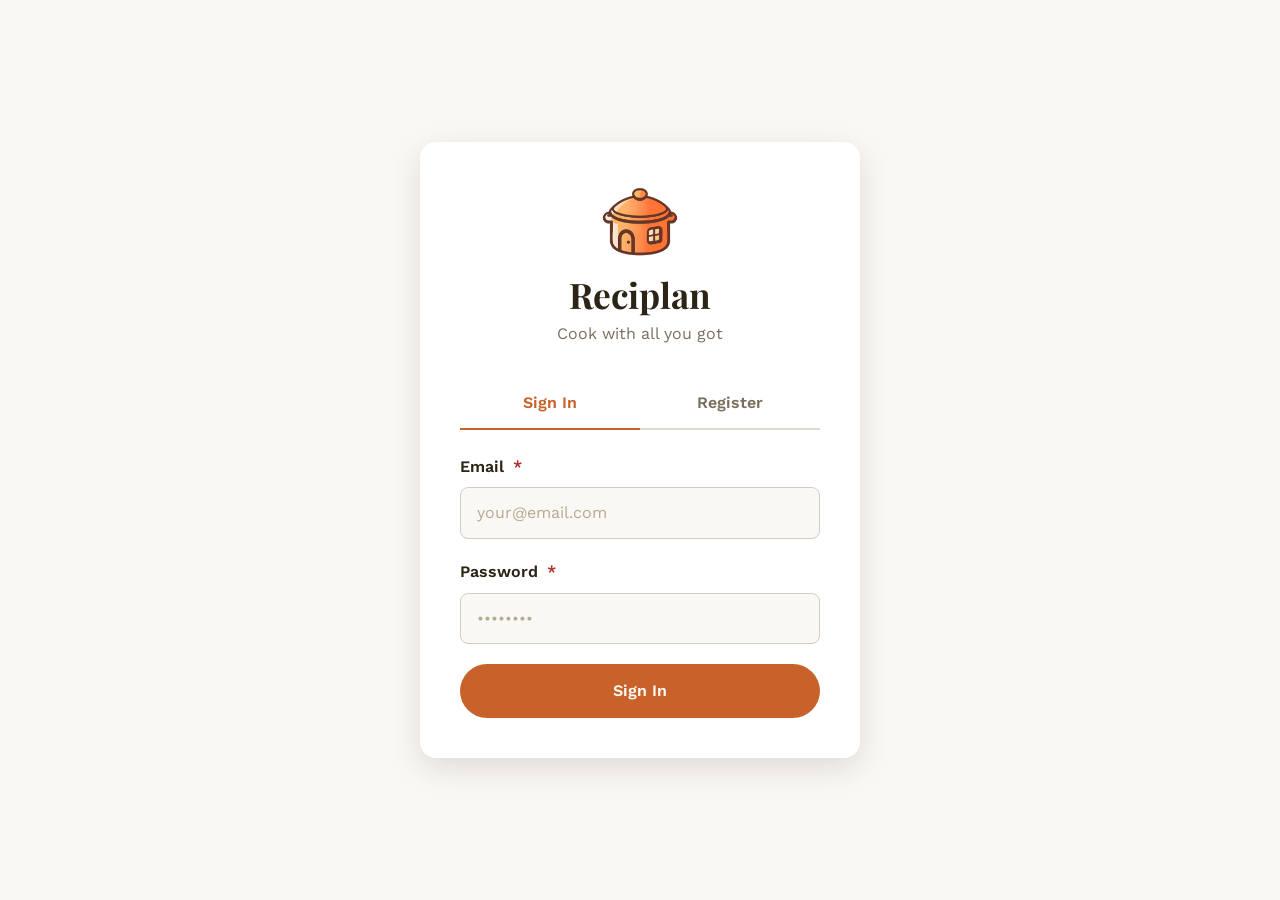
<file: src/main/resources/static/recipes.html>
<!DOCTYPE html>
<html lang="en">
<head>
  <meta charset="UTF-8" /><meta name="viewport" content="width=device-width, initial-scale=1.0" />
  <title>Recipes – RecipeApp</title>
  <link rel="preconnect" href="https://fonts.googleapis.com">
  <link rel="preconnect" href="https://fonts.gstatic.com" crossorigin>
  <link href="https://fonts.googleapis.com/css2?family=Playfair+Display:wght@600;700&family=Work+Sans:wght@400;500;600&display=swap" rel="stylesheet">
  <link rel="stylesheet" href="style.css">
</head>
<body>
<script src="api.js"></script>
<script src="app.js"></script>
<script>
requireAuth();
renderShell('Recipes');

/* ── State ─────────────────────────────────────────────────────────────── */
let currentPage = 0;
let currentFilters = {};
let allIngredients = [];
let editingRecipeId = null;
let ingredientRows = 0;

/* ── Render page content ────────────────────────────────────────────────── */
document.getElementById('page-content').innerHTML = `
  <div class="page-header" style="display:flex;justify-content:space-between;align-items:flex-start;flex-wrap:wrap;gap:var(--space-4)">
    <div>
      <h1 class="page-title">Recipes</h1>
      <p class="page-subtitle">Browse and discover recipes</p>
    </div>
    ${isAdmin() ? `<button class="btn btn-primary" id="btn-create-recipe">+ New Recipe</button>` : ''}
  </div>

  <!-- Filter bar -->
  <div class="filter-bar">
    <div class="search-input-wrapper">
      <svg width="16" height="16" viewBox="0 0 24 24" fill="none" stroke="currentColor" stroke-width="2"><circle cx="11" cy="11" r="8"/><path d="m21 21-4.35-4.35"/></svg>
      <input class="form-control" type="text" id="filter-title" placeholder="Search recipes…">
    </div>
    <div class="form-group">
      <select class="form-control" id="filter-difficulty">
        <option value="">Any difficulty</option>
        <option value="EASY">Easy</option>
        <option value="MEDIUM">Medium</option>
        <option value="HARD">Hard</option>
      </select>
    </div>
    <div class="form-group">
      <input class="form-control" type="number" id="filter-preptime" placeholder="Max prep time (min)" min="1" style="width:180px">
    </div>
    <div style="display:flex;gap:var(--space-4);align-items:center;flex-wrap:wrap">
      <label class="form-check"><input type="checkbox" id="filter-veg"> Vegetarian</label>
      <label class="form-check"><input type="checkbox" id="filter-lactose"> Lactose-free</label>
      <label class="form-check"><input type="checkbox" id="filter-gluten"> Gluten-free</label>
    </div>
    <button class="btn btn-secondary" id="btn-apply-filters">Apply</button>
    <button class="btn btn-ghost btn-sm" id="btn-clear-filters">Clear</button>
  </div>

  <!-- Tabs: All / Matches -->
  <div class="tabs" style="margin-bottom:var(--space-6)">
    <button class="tab-btn active" data-view="all">All Recipes</button>
    <button class="tab-btn" data-view="matches">My Pantry Matches</button>
  </div>

  <div id="recipes-container"></div>
  <div id="recipes-pagination"></div>

  <!-- Recipe Detail Modal -->
  <div class="modal-backdrop" id="modal-detail">
    <div class="modal modal-lg">
      <div class="modal-header">
        <h2 class="modal-title" id="detail-title">Recipe</h2>
        <button class="btn btn-ghost btn-icon" onclick="closeModal('modal-detail')" aria-label="Close">✕</button>
      </div>
      <div class="modal-body" id="detail-body"></div>
      <div class="modal-footer" id="detail-footer"></div>
    </div>
  </div>

  <!-- Create / Edit Modal (admin) -->
  <div class="modal-backdrop" id="modal-recipe-form">
    <div class="modal modal-lg">
      <div class="modal-header">
        <h2 class="modal-title" id="recipe-form-title">New Recipe</h2>
        <button class="btn btn-ghost btn-icon" onclick="closeModal('modal-recipe-form')" aria-label="Close">✕</button>
      </div>
      <div class="modal-body">
        <form id="recipe-form" novalidate>
          <div class="form-row">
            <div class="form-group">
              <label class="form-label">Title <span class="required">*</span></label>
              <input class="form-control" type="text" id="rf-title" maxlength="50" required>
            </div>
            <div class="form-group">
              <label class="form-label">Difficulty <span class="required">*</span></label>
              <select class="form-control" id="rf-difficulty">${difficultyOptions()}</select>
            </div>
          </div>
          <div class="form-row">
            <div class="form-group">
              <label class="form-label">Prep time (min)</label>
              <input class="form-control" type="number" id="rf-preptime" min="1">
            </div>
            <div class="form-group">
              <label class="form-label">Cook time (min)</label>
              <input class="form-control" type="number" id="rf-cooktime" min="1">
            </div>
          </div>
          <div class="form-group">
            <label class="form-label">Instructions</label>
            <textarea class="form-control" id="rf-instructions" rows="4" style="resize:vertical"></textarea>
          </div>
          <div class="checkboxes-row" style="margin-bottom:var(--space-5)">
            <label class="form-check"><input type="checkbox" id="rf-vegetarian"> Vegetarian</label>
            <label class="form-check"><input type="checkbox" id="rf-lactose"> Lactose-free</label>
            <label class="form-check"><input type="checkbox" id="rf-gluten"> Gluten-free</label>
          </div>
          <div class="form-group">
            <label class="form-label">Ingredients <span class="required">*</span></label>
            <div class="ingredient-rows" id="ingredient-rows"></div>
            <button type="button" class="btn btn-ghost btn-sm" id="btn-add-ingredient-row" style="margin-top:var(--space-3)">+ Add ingredient</button>
          </div>
        </form>
      </div>
      <div class="modal-footer">
        <button class="btn btn-secondary" onclick="closeModal('modal-recipe-form')">Cancel</button>
        <button class="btn btn-primary" id="btn-save-recipe">Save Recipe</button>
      </div>
    </div>
  </div>
`;

/* ── Load ingredients for selects ──────────────────────────────────────── */
async function loadIngredients() {
  try {
    let page = 0, all = [];
    while (true) {
      const res = await Ingredients.getAll(page, 100);
      all = all.concat(res.content);
      if (res.last) break;
      page++;
    }
    allIngredients = all;
  } catch(e) { allIngredients = []; }
}

function ingredientSelectOptions(selectedId = '') {
  return allIngredients.map(i =>
    `<option value="${i.id}" ${i.id == selectedId ? 'selected' : ''}>${i.name} (${i.categoryName})</option>`
  ).join('');
}

/* ── Render recipe grid ────────────────────────────────────────────────── */
function diffBadge(d) {
  const map = { EASY:'badge-easy', MEDIUM:'badge-medium', HARD:'badge-hard' };
  return `<span class="badge ${map[d]||'badge-tag'}">${d}</span>`;
}

function renderRecipeCard(r, matchData = null) {
  const tags = [
    r.vegetarian ? '<span class="badge badge-veg">🌿 Veg</span>' : '',
    r.lactoseFree ? '<span class="badge badge-tag">🥛 LF</span>' : '',
    r.glutenFree  ? '<span class="badge badge-tag">🌾 GF</span>' : '',
  ].filter(Boolean).join('');

  let matchBadge = '';
  if (matchData) {
    const mc = matchData.matchStatus === 'FULL_MATCH' ? 'badge-match-full' :
               matchData.matchStatus === 'PARTIAL_MATCH' ? 'badge-match-partial' : 'badge-match-none';
    const ml = matchData.matchStatus === 'FULL_MATCH' ? '✅ Ready to cook' :
               matchData.matchStatus === 'PARTIAL_MATCH' ? `⚠️ ${matchData.missingIngredients?.length} missing` : '❌ Missing items';
    matchBadge = `<span class="badge ${mc}">${ml}</span>`;
  }

  return `
    <div class="recipe-card">
      <div class="recipe-card-title">${r.title}</div>
      <div class="recipe-card-meta">
        ${diffBadge(r.difficulty)}
        ${tags}
        ${matchBadge}
      </div>
      <div style="font-size:var(--text-xs);color:var(--color-text-muted)">
        ⏱ ${(r.prepTimeMinutes||0)+(r.cookTimeMinutes||0)} min total · by ${r.createdByUsername||'admin'}
      </div>
      <div class="recipe-card-footer">
        <button class="btn btn-secondary btn-sm" onclick="openRecipeDetail(${r.id})">View Recipe</button>
        <div style="display:flex;gap:var(--space-2)">
          ${getUserId() ? `<button class="btn btn-accent btn-sm" onclick="addToShoppingList(${r.id})" title="Add missing ingredients to shopping list">🛒</button>` : ''}
          ${isAdmin() ? `<button class="btn btn-ghost btn-sm btn-icon" onclick="openEditRecipe(${r.id})" aria-label="Edit">✏️</button>
          <button class="btn btn-danger btn-sm btn-icon" onclick="deleteRecipe(${r.id})" aria-label="Delete">🗑</button>` : ''}
        </div>
      </div>
    </div>`;
}

/* ── Load & display ────────────────────────────────────────────────────── */
let currentView = 'all';

async function loadRecipes(page = 0) {
  const container = document.getElementById('recipes-container');
  container.innerHTML = `<div class="recipes-grid">${Array(6).fill(`<div class="card"><div class="card-body"><div class="skeleton skeleton-line" style="height:1.5em;width:70%"></div><div class="skeleton skeleton-line w60" style="margin-top:var(--space-3)"></div></div></div>`).join('')}</div>`;
  try {
    const data = await Recipes.getAll(currentFilters, page, 10);
    currentPage = page;
    if (!data.content?.length) {
      container.innerHTML = emptyState('No recipes found. Try adjusting your filters.', '🍽️');
      document.getElementById('recipes-pagination').innerHTML = '';
      return;
    }
    container.innerHTML = `<div class="recipes-grid">${data.content.map(r => renderRecipeCard(r)).join('')}</div>`;
    renderPagination(data, 'recipes-pagination', loadRecipes);
  } catch(e) {
    container.innerHTML = emptyState('Failed to load recipes.', '⚠️');
    showAlert(e.message, 'error');
  }
}

async function loadMatches(page = 0) {
  const container = document.getElementById('recipes-container');
  const userId = getUserId();
  if (!userId) { container.innerHTML = emptyState('Log in to see pantry matches.', '🔒'); return; }
  container.innerHTML = `<div class="recipes-grid">${Array(4).fill(`<div class="card"><div class="card-body"><div class="skeleton skeleton-line" style="height:1.5em;width:70%"></div></div></div>`).join('')}</div>`;
  try {
    const data = await Recipes.getMatches(page);
    currentPage = page;
    if (!data.content?.length) {
      container.innerHTML = emptyState('No matches yet — add ingredients to your pantry!', '🧺');
      document.getElementById('recipes-pagination').innerHTML = '';
      return;
    }
    container.innerHTML = `<div class="recipes-grid">${data.content.map(m => renderRecipeCard(m.recipe, m)).join('')}</div>`;
    renderPagination(data, 'recipes-pagination', loadMatches);
  } catch(e) {
    container.innerHTML = emptyState('Failed to load matches.', '⚠️');
  }
}

/* ── Recipe detail ─────────────────────────────────────────────────────── */
async function openRecipeDetail(id) {
  document.getElementById('detail-title').textContent = 'Loading…';
  document.getElementById('detail-body').innerHTML = `<div class="skeleton skeleton-line" style="height:2em;width:60%"></div>`;
  document.getElementById('detail-footer').innerHTML = '';
  openModal('modal-detail');
  try {
    const r = await Recipes.getById(id);
    document.getElementById('detail-title').textContent = r.title;
    const tags = [
      r.vegetarian ? '<span class="badge badge-veg">🌿 Vegetarian</span>' : '',
      r.lactoseFree ? '<span class="badge badge-tag">🥛 Lactose-free</span>' : '',
      r.glutenFree  ? '<span class="badge badge-tag">🌾 Gluten-free</span>' : '',
    ].filter(Boolean).join('');

    document.getElementById('detail-body').innerHTML = `
      <div class="detail-meta-row">
        ${diffBadge(r.difficulty)}
        <span class="badge badge-tag">⏱ Prep: ${r.prepTimeMinutes||'–'} min</span>
        <span class="badge badge-tag">🔥 Cook: ${r.cookTimeMinutes||'–'} min</span>
        ${tags}
      </div>
      <p style="font-size:var(--text-xs);color:var(--color-text-muted);margin-bottom:var(--space-5)">Created by ${r.createdByUsername||'admin'}</p>
      ${r.instructions ? `<h3 style="font-size:var(--text-base);font-weight:600;margin-bottom:var(--space-3)">Instructions</h3><div class="instructions-box">${r.instructions}</div>` : ''}
      <h3 style="font-size:var(--text-base);font-weight:600;margin:var(--space-5) 0 var(--space-3)">Ingredients (${r.recipeIngredients?.length||0})</h3>
      <div class="item-list">
        ${(r.recipeIngredients||[]).map(i => `
          <div class="item-row">
            <div style="flex:1">
              <div class="item-name">${i.ingredientName}</div>
              <div class="item-meta">${i.categoryName}</div>
            </div>
            <div class="item-qty">${i.quantity} ${i.unit}</div>
          </div>`).join('')}
      </div>`;

    const footer = document.getElementById('detail-footer');
    const userId = getUserId();
    footer.innerHTML = `
      ${userId ? `<button class="btn btn-accent" onclick="addToShoppingList(${r.id})">🛒 Add missing to shopping list</button>` : ''}
      ${isAdmin() ? `<button class="btn btn-secondary" onclick="closeModal('modal-detail');openEditRecipe(${r.id})">✏️ Edit</button>` : ''}
      <button class="btn btn-ghost" onclick="closeModal('modal-detail')">Close</button>`;
  } catch(e) {
    document.getElementById('detail-body').innerHTML = `<p style="color:var(--color-error)">Failed to load recipe.</p>`;
  }
}

/* ── Add to shopping list ───────────────────────────────────────────────── */
async function addToShoppingList(recipeId) {
  const userId = getUserId();
  if (!userId) { showAlert('Please log in first', 'error'); return; }
  try {
    await ShoppingList.addFromRecipe(userId, recipeId);
    showAlert('Missing ingredients added to shopping list!', 'success');
  } catch(e) {
    showAlert(e.message, 'error');
  }
}

/* ── Admin: Create / Edit ───────────────────────────────────────────────── */
function addIngredientRow(ingId = '', qty = '', unit = 'GRAM') {
  ingredientRows++;
  const row = document.createElement('div');
  row.className = 'ingredient-row';
  row.dataset.row = ingredientRows;
  row.innerHTML = `
    <select class="form-control" name="ing-id">${ingredientSelectOptions(ingId)}</select>
    <input class="form-control" type="number" name="ing-qty" placeholder="Qty" value="${qty}" min="0.01" step="0.01" style="width:90px">
    <select class="form-control" name="ing-unit" style="width:110px">${unitOptions(unit)}</select>
    <button type="button" class="btn btn-ghost btn-icon" onclick="this.closest('.ingredient-row').remove()" aria-label="Remove">✕</button>`;
  document.getElementById('ingredient-rows').appendChild(row);
}

async function openCreateRecipe() {
  editingRecipeId = null;
  document.getElementById('recipe-form-title').textContent = 'New Recipe';
  document.getElementById('recipe-form').reset();
  document.getElementById('ingredient-rows').innerHTML = '';
  ingredientRows = 0;
  if (!allIngredients.length) await loadIngredients();
  addIngredientRow();
  openModal('modal-recipe-form');
}

async function openEditRecipe(id) {
  editingRecipeId = id;
  document.getElementById('recipe-form-title').textContent = 'Edit Recipe';
  if (!allIngredients.length) await loadIngredients();
  try {
    const r = await Recipes.getById(id);
    document.getElementById('rf-title').value       = r.title;
    document.getElementById('rf-difficulty').value  = r.difficulty;
    document.getElementById('rf-preptime').value    = r.prepTimeMinutes || '';
    document.getElementById('rf-cooktime').value    = r.cookTimeMinutes || '';
    document.getElementById('rf-instructions').value= r.instructions || '';
    document.getElementById('rf-vegetarian').checked= r.vegetarian;
    document.getElementById('rf-lactose').checked   = r.lactoseFree;
    document.getElementById('rf-gluten').checked    = r.glutenFree;
    document.getElementById('ingredient-rows').innerHTML = '';
    ingredientRows = 0;
    (r.recipeIngredients || []).forEach(i => addIngredientRow(i.ingredientId, i.quantity, i.unit));
    if (!r.recipeIngredients?.length) addIngredientRow();
    openModal('modal-recipe-form');
  } catch(e) { showAlert('Failed to load recipe for editing', 'error'); }
}

document.getElementById('btn-add-ingredient-row')?.addEventListener('click', addIngredientRow);

document.getElementById('btn-save-recipe')?.addEventListener('click', async () => {
  const title = document.getElementById('rf-title').value.trim();
  if (!title) { showAlert('Title is required', 'error'); return; }

  const rows = document.querySelectorAll('#ingredient-rows .ingredient-row');
  const recipeIngredients = Array.from(rows).map(row => ({
    ingredientId: +row.querySelector('[name="ing-id"]').value,
    quantity:     +row.querySelector('[name="ing-qty"]').value,
    unit:          row.querySelector('[name="ing-unit"]').value,
  })).filter(r => r.ingredientId && r.quantity > 0);

  if (!recipeIngredients.length) { showAlert('Add at least one ingredient', 'error'); return; }

  const dto = {
    title,
    difficulty:     document.getElementById('rf-difficulty').value,
    prepTimeMinutes:+document.getElementById('rf-preptime').value || null,
    cookTimeMinutes:+document.getElementById('rf-cooktime').value || null,
    instructions:   document.getElementById('rf-instructions').value,
    vegetarian:     document.getElementById('rf-vegetarian').checked,
    lactoseFree:    document.getElementById('rf-lactose').checked,
    glutenFree:     document.getElementById('rf-gluten').checked,
    recipeIngredients,
  };

  const btn = document.getElementById('btn-save-recipe');
  btn.disabled = true; btn.textContent = 'Saving…';
  try {
    if (editingRecipeId) {
      await Recipes.patch(editingRecipeId, dto);
      showAlert('Recipe updated!', 'success');
    } else {
      await Recipes.create(getUserId(), dto);
      showAlert('Recipe created!', 'success');
    }
    closeModal('modal-recipe-form');
    loadRecipes(currentPage);
  } catch(e) {
    showAlert(e.message, 'error');
  } finally {
    btn.disabled = false; btn.textContent = 'Save Recipe';
  }
});

async function deleteRecipe(id) {
  if (!confirm('Delete this recipe?')) return;
  try {
    await Recipes.delete(id);
    showAlert('Recipe deleted', 'success');
    loadRecipes(currentPage);
  } catch(e) { showAlert(e.message, 'error'); }
}

/* ── Filter events ──────────────────────────────────────────────────────── */
document.getElementById('btn-apply-filters').addEventListener('click', () => {
  currentFilters = {
    title:      document.getElementById('filter-title').value.trim() || undefined,
    difficulty: document.getElementById('filter-difficulty').value || undefined,
    maxPrepTime:document.getElementById('filter-preptime').value || undefined,
    vegetarian: document.getElementById('filter-veg').checked || undefined,
    lactoseFree:document.getElementById('filter-lactose').checked || undefined,
    glutenFree: document.getElementById('filter-gluten').checked || undefined,
  };
  loadRecipes(0);
});

document.getElementById('btn-clear-filters').addEventListener('click', () => {
  currentFilters = {};
  document.getElementById('filter-title').value = '';
  document.getElementById('filter-difficulty').value = '';
  document.getElementById('filter-preptime').value = '';
  ['filter-veg','filter-lactose','filter-gluten'].forEach(id => document.getElementById(id).checked = false);
  loadRecipes(0);
});

document.getElementById('filter-title').addEventListener('keydown', e => {
  if (e.key === 'Enter') document.getElementById('btn-apply-filters').click();
});

/* ── Tab toggle ─────────────────────────────────────────────────────────── */
document.querySelectorAll('.tab-btn').forEach(btn => {
  btn.addEventListener('click', () => {
    document.querySelectorAll('.tab-btn').forEach(b => b.classList.remove('active'));
    btn.classList.add('active');
    currentView = btn.dataset.view;
    document.getElementById('recipes-pagination').innerHTML = '';
    currentView === 'all' ? loadRecipes(0) : loadMatches(0);
  });
});

/* ── Admin create button ────────────────────────────────────────────────── */
document.getElementById('btn-create-recipe')?.addEventListener('click', openCreateRecipe);

/* ── Init ────────────────────────────────────────────────────────────────── */
loadIngredients();
loadRecipes(0);
</script>
</body>
</html>
</file>
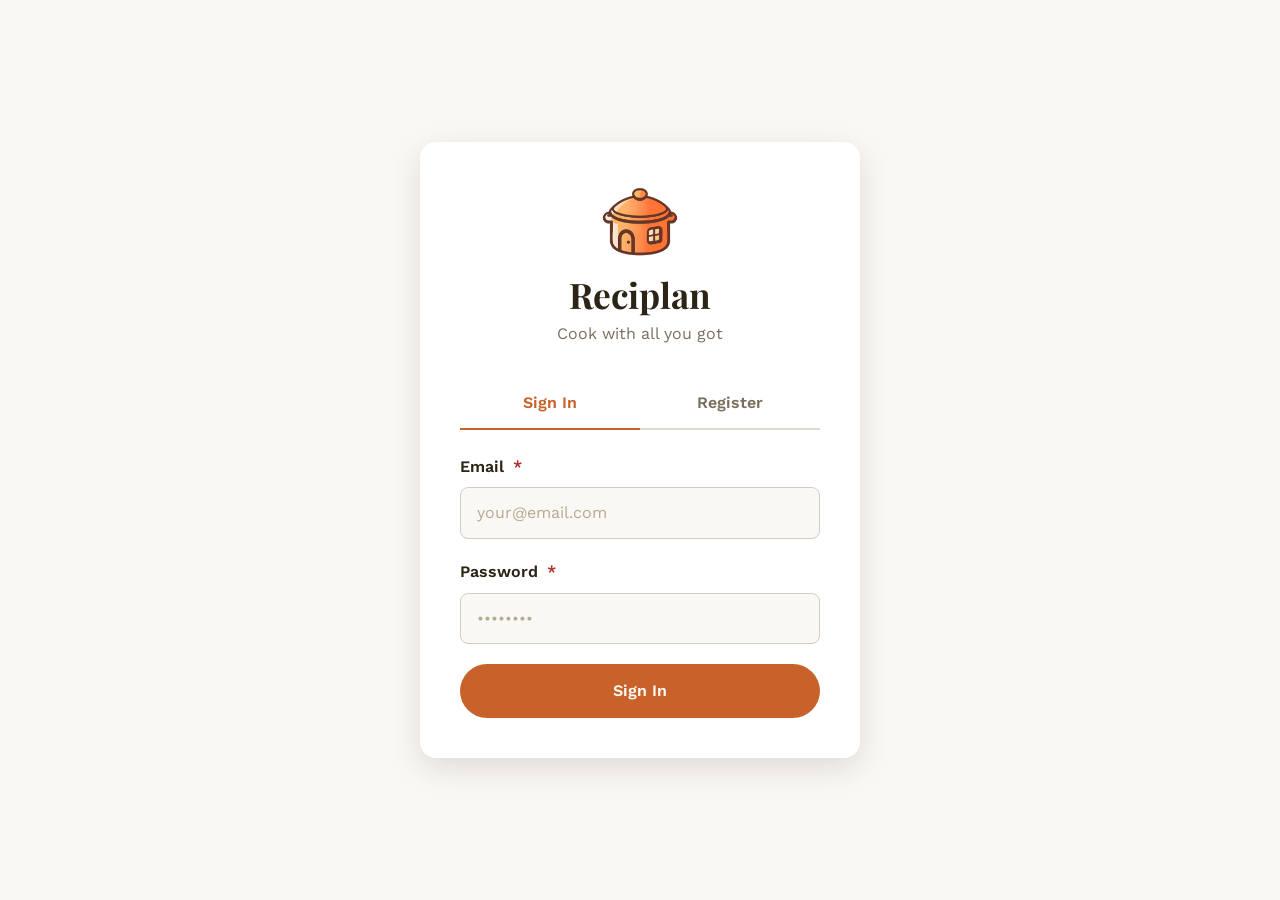
<file: src/main/resources/static/shopping-list.html>
<!DOCTYPE html>
<html lang="en">
<head>
  <meta charset="UTF-8" /><meta name="viewport" content="width=device-width, initial-scale=1.0" />
  <title>Shopping List – RecipeApp</title>
  <link rel="preconnect" href="https://fonts.googleapis.com">
  <link rel="preconnect" href="https://fonts.gstatic.com" crossorigin>
  <link href="https://fonts.googleapis.com/css2?family=Playfair+Display:wght@600;700&family=Work+Sans:wght@400;500;600&display=swap" rel="stylesheet">
  <link rel="stylesheet" href="style.css">
</head>
<body>
<script src="api.js"></script>
<script src="app.js"></script>
<script>
requireAuth();
renderShell('Shopping List');

let currentPage = 0;
let allIngredients = [];

document.getElementById('page-content').innerHTML = `
  <div class="page-header" style="display:flex;justify-content:space-between;align-items:flex-start;flex-wrap:wrap;gap:var(--space-4)">
    <div>
      <h1 class="page-title">Shopping List</h1>
      <p class="page-subtitle">Check off items as you shop</p>
    </div>
    <div style="display:flex;gap:var(--space-3);flex-wrap:wrap">
      <button class="btn btn-secondary btn-sm" id="btn-clear-checked">Clear Checked</button>
      <button class="btn btn-danger btn-sm" id="btn-clear-all">Clear All</button>
      <button class="btn btn-primary" id="btn-add-item">+ Add Item</button>
    </div>
  </div>

  <!-- Progress bar -->
  <div id="progress-section" style="margin-bottom:var(--space-6);display:none">
    <div style="display:flex;justify-content:space-between;font-size:var(--text-sm);color:var(--color-text-muted);margin-bottom:var(--space-2)">
      <span id="progress-label">0 of 0 items checked</span>
      <span id="progress-pct">0%</span>
    </div>
    <div class="match-bar-wrap"><div class="match-bar" id="progress-bar" style="width:0%"></div></div>
  </div>

  <div id="shopping-container"></div>
  <div id="shopping-pagination"></div>

  <!-- Add Item Modal -->
  <div class="modal-backdrop" id="modal-shopping-form">
    <div class="modal">
      <div class="modal-header">
        <h2 class="modal-title">Add to Shopping List</h2>
        <button class="btn btn-ghost btn-icon" onclick="closeModal('modal-shopping-form')" aria-label="Close">✕</button>
      </div>
      <div class="modal-body">
        <form id="shopping-form" novalidate>
          <div class="form-group">
            <label class="form-label">Ingredient <span class="required">*</span></label>
            <select class="form-control" id="sf-ingredient" required>
              <option value="">Select ingredient…</option>
            </select>
          </div>
          <div class="form-row">
            <div class="form-group">
              <label class="form-label">Quantity <span class="required">*</span></label>
              <input class="form-control" type="number" id="sf-quantity" min="0.01" step="0.01" placeholder="e.g. 200" required>
            </div>
            <div class="form-group">
              <label class="form-label">Unit <span class="required">*</span></label>
              <select class="form-control" id="sf-unit">${unitOptions('GRAM')}</select>
            </div>
          </div>
        </form>
      </div>
      <div class="modal-footer">
        <button class="btn btn-secondary" onclick="closeModal('modal-shopping-form')">Cancel</button>
        <button class="btn btn-primary" id="btn-save-shopping">Add Item</button>
      </div>
    </div>
  </div>
`;

async function loadIngredients() {
  try {
    let page = 0, all = [];
    while (true) {
      const res = await Ingredients.getAll(page, 100);
      all = all.concat(res.content);
      if (res.last) break; page++;
    }
    allIngredients = all;
    const sel = document.getElementById('sf-ingredient');
    sel.innerHTML = '<option value="">Select ingredient…</option>' +
      all.map(i => `<option value="${i.id}">${i.name} (${i.categoryName})</option>`).join('');
  } catch(e) {}
}

function updateProgress(items) {
  const total = items.length;
  const checked = items.filter(i => i.checked).length;
  const pct = total ? Math.round((checked / total) * 100) : 0;
  const section = document.getElementById('progress-section');
  if (total > 0) {
    section.style.display = 'block';
    document.getElementById('progress-label').textContent = `${checked} of ${total} items checked`;
    document.getElementById('progress-pct').textContent = `${pct}%`;
    document.getElementById('progress-bar').style.width = pct + '%';
  } else {
    section.style.display = 'none';
  }
}

function renderItems(items) {
  if (!items.length) return emptyState('Your shopping list is empty. Add items or generate from a recipe!', '🛒');
  return `<div class="item-list">${items.map(item => `
    <div class="item-row ${item.checked ? 'checked' : ''}" id="row-${item.id}">
      <input type="checkbox" ${item.checked ? 'checked' : ''}
        style="width:1.2rem;height:1.2rem;accent-color:var(--color-primary);cursor:pointer;flex-shrink:0"
        onchange="toggleItem(${item.id}, this)"
        aria-label="Check ${item.ingredientName}">
      <div style="flex:1">
        <div class="item-name">${item.ingredientName}</div>
        <div class="item-meta">${item.categoryName}</div>
      </div>
      <div class="item-qty">${item.quantity} ${item.unit}</div>
      <div class="item-actions">
        <button class="btn btn-danger btn-sm btn-icon" onclick="deleteItem(${item.id})" aria-label="Delete">🗑</button>
      </div>
    </div>`).join('')}</div>`;
}

// Keep a local cache of all items for progress bar
let allItems = [];

async function loadShopping(page = 0) {
  const userId = getUserId();
  if (!userId) { document.getElementById('shopping-container').innerHTML = emptyState('User session not found. Please log in again.', '🔒'); return; }
  const container = document.getElementById('shopping-container');
  container.innerHTML = `<div class="item-list">${Array(4).fill(`<div class="item-row"><div class="skeleton skeleton-line" style="flex:1;height:1.2em"></div></div>`).join('')}</div>`;
  try {
    const data = await ShoppingList.getAll(userId, page);
    currentPage = page;
    allItems = data.content || [];
    updateProgress(allItems);
    container.innerHTML = renderItems(allItems);
    renderPagination(data, 'shopping-pagination', loadShopping);
  } catch(e) {
    container.innerHTML = emptyState('Failed to load shopping list.', '⚠️');
    showAlert(e.message, 'error');
  }
}

async function toggleItem(itemId, checkbox) {
  const userId = getUserId();
  const row = document.getElementById('row-' + itemId);
  try {
    const updated = await ShoppingList.toggle(userId, itemId);
    if (updated.checked) row.classList.add('checked');
    else row.classList.remove('checked');
    // update local cache
    const item = allItems.find(i => i.id === itemId);
    if (item) item.checked = updated.checked;
    updateProgress(allItems);
  } catch(e) {
    checkbox.checked = !checkbox.checked; // revert
    showAlert(e.message, 'error');
  }
}

async function deleteItem(itemId) {
  if (!confirm('Remove this item?')) return;
  try {
    await ShoppingList.delete(getUserId(), itemId);
    showAlert('Item removed', 'success');
    loadShopping(currentPage);
  } catch(e) { showAlert(e.message, 'error'); }
}

document.getElementById('btn-add-item').addEventListener('click', () => {
  document.getElementById('shopping-form').reset();
  document.getElementById('sf-unit').innerHTML = unitOptions('GRAM');
  openModal('modal-shopping-form');
});

document.getElementById('btn-save-shopping').addEventListener('click', async () => {
  const ingId = +document.getElementById('sf-ingredient').value;
  const qty   = parseFloat(document.getElementById('sf-quantity').value);
  const unit  = document.getElementById('sf-unit').value;
  if (!ingId) { showAlert('Select an ingredient', 'error'); return; }
  if (!qty || qty <= 0) { showAlert('Enter a valid quantity', 'error'); return; }

  const btn = document.getElementById('btn-save-shopping');
  btn.disabled = true; btn.textContent = 'Adding…';
  try {
    await ShoppingList.add(getUserId(), { ingredientId: ingId, quantity: qty, unit });
    showAlert('Item added!', 'success');
    closeModal('modal-shopping-form');
    loadShopping(currentPage);
  } catch(e) {
    showAlert(e.message, 'error');
  } finally {
    btn.disabled = false; btn.textContent = 'Add Item';
  }
});

document.getElementById('btn-clear-checked').addEventListener('click', async () => {
  if (!confirm('Remove all checked items?')) return;
  try {
    await ShoppingList.clearChecked(getUserId());
    showAlert('Checked items cleared!', 'success');
    loadShopping(0);
  } catch(e) { showAlert(e.message, 'error'); }
});

document.getElementById('btn-clear-all').addEventListener('click', async () => {
  if (!confirm('Clear your entire shopping list?')) return;
  try {
    await ShoppingList.clearAll(getUserId());
    showAlert('Shopping list cleared!', 'success');
    loadShopping(0);
  } catch(e) { showAlert(e.message, 'error'); }
});

loadIngredients();
loadShopping(0);
</script>
</body>
</html>
</file>
<file: src/main/resources/static/style.css>
/* ─── DESIGN TOKENS ─────────────────────────────────────────────────────── */
:root {
  /* Mediterranean palette */
  --color-bg: #faf8f4;
  --color-surface: #ffffff;
  --color-surface-2: #f5f2ec;
  --color-surface-offset: #ede8df;
  --color-divider: #e0d9ce;
  --color-border: #d4cdc0;

  --color-text: #2c2416;
  --color-text-muted: #7a6f5e;
  --color-text-faint: #b5a990;
  --color-text-inverse: #fdf9f4;

  /* Terracotta primary */
  --color-primary: #c8622a;
  --color-primary-hover: #a84e1e;
  --color-primary-active: #883c14;
  --color-primary-highlight: #f5ddd0;

  /* Olive accent */
  --color-accent: #6b8c4a;
  --color-accent-hover: #537038;
  --color-accent-highlight: #dde8d0;

  /* Status */
  --color-success: #4a7c34;
  --color-success-highlight: #d6eacc;
  --color-warning: #b07020;
  --color-warning-highlight: #f5e4c0;
  --color-error: #b03030;
  --color-error-highlight: #f5d0d0;

  /* Typography */
  --font-display: "Playfair Display", Georgia, serif;
  --font-body: "Work Sans", "Helvetica Neue", sans-serif;

  /* Type scale */
  --text-xs: clamp(0.75rem, 0.7rem + 0.25vw, 0.875rem);
  --text-sm: clamp(0.875rem, 0.8rem + 0.35vw, 1rem);
  --text-base: clamp(1rem, 0.95rem + 0.25vw, 1.125rem);
  --text-lg: clamp(1.125rem, 1rem + 0.75vw, 1.5rem);
  --text-xl: clamp(1.5rem, 1.2rem + 1.25vw, 2.25rem);
  --text-2xl: clamp(2rem, 1.2rem + 2.5vw, 3.5rem);

  /* Spacing */
  --space-1: 0.25rem;
  --space-2: 0.5rem;
  --space-3: 0.75rem;
  --space-4: 1rem;
  --space-5: 1.25rem;
  --space-6: 1.5rem;
  --space-8: 2rem;
  --space-10: 2.5rem;
  --space-12: 3rem;
  --space-16: 4rem;

  /* Shape */
  --radius-sm: 0.375rem;
  --radius-md: 0.5rem;
  --radius-lg: 0.75rem;
  --radius-xl: 1rem;
  --radius-pill: 9999px;

  /* Shadows */
  --shadow-sm: 0 1px 3px oklch(0.25 0.04 50 / 0.08);
  --shadow-md: 0 4px 14px oklch(0.25 0.04 50 / 0.1);
  --shadow-lg: 0 10px 30px oklch(0.25 0.04 50 / 0.13);

  --transition: 180ms cubic-bezier(0.16, 1, 0.3, 1);

  --content-narrow: 640px;
  --content-default: 960px;
  --content-wide: 1200px;
  --sidebar-width: 240px;
}

/* ─── DARK MODE ──────────────────────────────────────────────────────────── */
[data-theme="dark"] {
  --color-bg: #1a1610;
  --color-surface: #221e17;
  --color-surface-2: #2a2520;
  --color-surface-offset: #302b24;
  --color-divider: #3a342c;
  --color-border: #46403a;
  --color-text: #e8e0d4;
  --color-text-muted: #9a8f7e;
  --color-text-faint: #6a6050;
  --color-text-inverse: #1a1610;
  --color-primary: #e07840;
  --color-primary-hover: #f08850;
  --color-primary-active: #c86030;
  --color-primary-highlight: #3a2a20;
  --color-accent: #88ab60;
  --color-accent-hover: #a0c078;
  --color-accent-highlight: #253018;
  --color-success: #70b050;
  --color-success-highlight: #1e3014;
  --color-warning: #d09040;
  --color-warning-highlight: #332810;
  --color-error: #e05050;
  --color-error-highlight: #3a1414;
  --shadow-sm: 0 1px 3px oklch(0 0 0 / 0.25);
  --shadow-md: 0 4px 14px oklch(0 0 0 / 0.35);
  --shadow-lg: 0 10px 30px oklch(0 0 0 / 0.45);
}

/* ─── BASE RESET ─────────────────────────────────────────────────────────── */
*,
*::before,
*::after {
  box-sizing: border-box;
  margin: 0;
  padding: 0;
}
html {
  scroll-behavior: smooth;
  -webkit-font-smoothing: antialiased;
}
body {
  font-family: var(--font-body);
  font-size: var(--text-base);
  color: var(--color-text);
  background: var(--color-bg);
  min-height: 100dvh;
  line-height: 1.6;
}
img {
  display: block;
  max-width: 100%;
  height: auto;
}
ul[role="list"] {
  list-style: none;
}
input,
button,
textarea,
select {
  font: inherit;
  color: inherit;
}
h1,
h2,
h3,
h4 {
  font-family: var(--font-display);
  line-height: 1.2;
  text-wrap: balance;
}
p,
li {
  text-wrap: pretty;
}
button {
  cursor: pointer;
  background: none;
  border: none;
}
a,
button,
[role="button"],
input,
textarea,
select {
  transition:
    color var(--transition),
    background var(--transition),
    border-color var(--transition),
    box-shadow var(--transition),
    opacity var(--transition);
}
:focus-visible {
  outline: 2px solid var(--color-primary);
  outline-offset: 3px;
  border-radius: var(--radius-sm);
}
::selection {
  background: var(--color-primary-highlight);
  color: var(--color-text);
}
@media (prefers-reduced-motion: reduce) {
  *,
  *::before,
  *::after {
    animation-duration: 0.01ms !important;
    transition-duration: 0.01ms !important;
  }
}

/* ─── LAYOUT: APP SHELL ──────────────────────────────────────────────────── */
.app-shell {
  display: grid;
  grid-template-columns: var(--sidebar-width) 1fr;
  grid-template-rows: auto 1fr;
  min-height: 100dvh;
}
.app-topbar {
  grid-column: 1 / -1;
  display: flex;
  align-items: center;
  justify-content: space-between;
  padding: var(--space-2) var(--space-6);
  overflow: hidden;
  height: 52px;
  background: var(--color-surface);
  border-bottom: 1px solid var(--color-divider);
  box-shadow: var(--shadow-sm);
  position: sticky;
  top: 0;
  z-index: 100;
}
.app-logo {
  display: flex;
  align-items: center;
  gap: var(--space-3);
  text-decoration: none;
}
.app-logo svg {
  color: var(--color-primary);
}
.app-logo-text {
  font-family: var(--font-display);
  font-size: var(--text-base);
  color: var(--color-text);
  font-weight: 600;
}
.app-topbar-actions {
  display: flex;
  align-items: center;
  gap: var(--space-4);
}
.topbar-user {
  font-size: var(--text-sm);
  color: var(--color-text-muted);
}
.topbar-user strong {
  color: var(--color-text);
}

/* ─── SIDEBAR ────────────────────────────────────────────────────────────── */
.app-sidebar {
  background: var(--color-surface);
  border-right: 1px solid var(--color-divider);
  padding: var(--space-6) 0;
  position: sticky;
  top: 52px;
  height: calc(100dvh - 52px);
  overflow-y: auto;
}
.nav-section {
  padding: var(--space-2) var(--space-4);
  margin-bottom: var(--space-2);
}
.nav-section-label {
  font-size: var(--text-xs);
  text-transform: uppercase;
  letter-spacing: 0.08em;
  color: var(--color-text-faint);
  font-weight: 600;
  margin-bottom: var(--space-2);
}
.nav-link {
  display: flex;
  align-items: center;
  gap: var(--space-3);
  padding: var(--space-3) var(--space-4);
  border-radius: var(--radius-md);
  text-decoration: none;
  font-size: var(--text-sm);
  font-weight: 500;
  color: var(--color-text-muted);
  margin: 0 var(--space-2);
}
.nav-link:hover {
  background: var(--color-surface-2);
  color: var(--color-text);
}
.nav-link.active {
  background: var(--color-primary-highlight);
  color: var(--color-primary);
}
.nav-link svg {
  flex-shrink: 0;
}

/* ─── MAIN CONTENT ───────────────────────────────────────────────────────── */
.app-main {
  padding: var(--space-8) var(--space-8);
  overflow-x: hidden;
}
.page-header {
  margin-bottom: var(--space-8);
}
.page-title {
  font-size: var(--text-xl);
  color: var(--color-text);
}
.page-subtitle {
  font-size: var(--text-sm);
  color: var(--color-text-muted);
  margin-top: var(--space-1);
}

/* ─── AUTH PAGE ──────────────────────────────────────────────────────────── */
.auth-page {
  display: flex;
  align-items: center;
  justify-content: center;
  min-height: 100dvh;
  background: var(--color-bg);
  padding: var(--space-6);
}
.auth-card {
  background: var(--color-surface);
  border-radius: var(--radius-xl);
  box-shadow: var(--shadow-lg);
  padding: var(--space-10) var(--space-10);
  width: 100%;
  max-width: 440px;
}
.auth-logo {
  display: flex;
  flex-direction: column;
  align-items: center;
  text-align: center;
  margin-bottom: var(--space-8);
}
.auth-logo svg {
  color: var(--color-primary);
  margin: 0 auto var(--space-3);
}
.auth-logo img {
  margin: 0 auto var(--space-3);
}
.auth-logo h1 {
  font-family: var(--font-display);
  font-size: var(--text-xl);
  color: var(--color-text);
}
.auth-logo p {
  font-size: var(--text-sm);
  color: var(--color-text-muted);
  margin-top: var(--space-1);
}

/* ─── TABS ───────────────────────────────────────────────────────────────── */
.tabs {
  display: flex;
  border-bottom: 2px solid var(--color-divider);
  margin-bottom: var(--space-6);
}
.tab-btn {
  flex: 1;
  padding: var(--space-3) var(--space-4);
  font-size: var(--text-sm);
  font-weight: 600;
  color: var(--color-text-muted);
  border-bottom: 2px solid transparent;
  margin-bottom: -2px;
  border-radius: 0;
}
.tab-btn:hover {
  color: var(--color-text);
}
.tab-btn.active {
  color: var(--color-primary);
  border-bottom-color: var(--color-primary);
}
.tab-panel {
  display: none;
}
.tab-panel.active {
  display: block;
}

/* ─── FORMS ──────────────────────────────────────────────────────────────── */
.form-group {
  margin-bottom: var(--space-5);
}
.form-label {
  display: block;
  font-size: var(--text-sm);
  font-weight: 600;
  margin-bottom: var(--space-2);
  color: var(--color-text);
}
.form-label .required {
  color: var(--color-error);
  margin-left: var(--space-1);
}
.form-control {
  width: 100%;
  padding: var(--space-3) var(--space-4);
  border: 1.5px solid var(--color-border);
  border-radius: var(--radius-md);
  background: var(--color-bg);
  font-size: var(--text-sm);
}
.form-control:focus {
  border-color: var(--color-primary);
  outline: none;
  box-shadow: 0 0 0 3px var(--color-primary-highlight);
}
.form-control::placeholder {
  color: var(--color-text-faint);
}
select.form-control {
  cursor: pointer;
}
.form-row {
  display: grid;
  grid-template-columns: 1fr 1fr;
  gap: var(--space-4);
}
.form-hint {
  font-size: var(--text-xs);
  color: var(--color-text-muted);
  margin-top: var(--space-1);
}
.form-check {
  display: flex;
  align-items: center;
  gap: var(--space-3);
  padding: var(--space-2) 0;
}
.form-check input[type="checkbox"] {
  width: 1.1rem;
  height: 1.1rem;
  accent-color: var(--color-primary);
  cursor: pointer;
}
.form-check label {
  font-size: var(--text-sm);
  cursor: pointer;
}
.checkboxes-row {
  display: flex;
  gap: var(--space-6);
  flex-wrap: wrap;
}

/* ─── BUTTONS ────────────────────────────────────────────────────────────── */
.btn {
  display: inline-flex;
  align-items: center;
  justify-content: center;
  gap: var(--space-2);
  padding: var(--space-3) var(--space-6);
  border-radius: var(--radius-pill);
  font-size: var(--text-sm);
  font-weight: 600;
  border: 2px solid transparent;
  cursor: pointer;
  white-space: nowrap;
  min-height: 44px;
}
.btn-primary {
  background: var(--color-primary);
  color: var(--color-text-inverse);
}
.btn-primary:hover {
  background: var(--color-primary-hover);
}
.btn-secondary {
  background: var(--color-surface-offset);
  color: var(--color-text);
  border-color: var(--color-border);
}
.btn-secondary:hover {
  background: var(--color-divider);
}
.btn-accent {
  background: var(--color-accent);
  color: var(--color-text-inverse);
}
.btn-accent:hover {
  background: var(--color-accent-hover);
}
.btn-danger {
  background: var(--color-error-highlight);
  color: var(--color-error);
  border-color: oklch(from var(--color-error) l c h / 0.3);
}
.btn-danger:hover {
  background: var(--color-error);
  color: var(--color-text-inverse);
}
.btn-ghost {
  background: transparent;
  color: var(--color-text-muted);
}
.btn-ghost:hover {
  background: var(--color-surface-2);
  color: var(--color-text);
}
.btn-sm {
  padding: var(--space-2) var(--space-4);
  font-size: var(--text-xs);
  min-height: 36px;
}
.btn-icon {
  padding: var(--space-2);
  border-radius: var(--radius-md);
  min-height: 36px;
  min-width: 36px;
}
.btn-full {
  width: 100%;
}
.btn:disabled {
  opacity: 0.5;
  cursor: not-allowed;
}

/* ─── CARDS ──────────────────────────────────────────────────────────────── */
.card {
  background: var(--color-surface);
  border-radius: var(--radius-xl);
  box-shadow: var(--shadow-sm);
  border: 1px solid var(--color-divider);
  overflow: hidden;
}
.card-body {
  padding: var(--space-6);
}
.card-header {
  padding: var(--space-5) var(--space-6);
  border-bottom: 1px solid var(--color-divider);
  display: flex;
  align-items: center;
  justify-content: space-between;
  gap: var(--space-4);
}
.card-header h2 {
  font-size: var(--text-lg);
  font-family: var(--font-display);
}
.card-footer {
  padding: var(--space-4) var(--space-6);
  border-top: 1px solid var(--color-divider);
  background: var(--color-surface-2);
}

/* ─── STAT CARDS ─────────────────────────────────────────────────────────── */
.stats-grid {
  display: grid;
  grid-template-columns: repeat(auto-fill, minmax(200px, 1fr));
  gap: var(--space-5);
  margin-bottom: var(--space-8);
}
.stat-card {
  background: var(--color-surface);
  border-radius: var(--radius-xl);
  padding: var(--space-6);
  box-shadow: var(--shadow-sm);
  border: 1px solid var(--color-divider);
}
.stat-icon {
  width: 44px;
  height: 44px;
  border-radius: var(--radius-lg);
  display: flex;
  align-items: center;
  justify-content: center;
  margin-bottom: var(--space-4);
  font-size: 1.3rem;
}
.stat-icon.terracotta {
  background: var(--color-primary-highlight);
  color: var(--color-primary);
}
.stat-icon.olive {
  background: var(--color-accent-highlight);
  color: var(--color-accent);
}
.stat-icon.gold {
  background: var(--color-warning-highlight);
  color: var(--color-warning);
}
.stat-icon.green {
  background: var(--color-success-highlight);
  color: var(--color-success);
}
.stat-value {
  font-family: var(--font-display);
  font-size: var(--text-xl);
  font-weight: 700;
  color: var(--color-text);
  line-height: 1;
  margin-bottom: var(--space-1);
}
.stat-label {
  font-size: var(--text-xs);
  color: var(--color-text-muted);
  text-transform: uppercase;
  letter-spacing: 0.06em;
  font-weight: 600;
}

/* ─── RECIPE CARDS ───────────────────────────────────────────────────────── */
.recipes-grid {
  display: grid;
  grid-template-columns: repeat(auto-fill, minmax(280px, 1fr));
  gap: var(--space-5);
}
.recipe-card {
  background: var(--color-surface);
  border-radius: var(--radius-xl);
  box-shadow: var(--shadow-sm);
  border: 1px solid var(--color-divider);
  padding: var(--space-5);
  display: flex;
  flex-direction: column;
  gap: var(--space-3);
}
.recipe-card:hover {
  box-shadow: var(--shadow-md);
  transform: translateY(-2px);
}
.recipe-card-title {
  font-family: var(--font-display);
  font-size: var(--text-lg);
  color: var(--color-text);
}
.recipe-card-meta {
  display: flex;
  flex-wrap: wrap;
  gap: var(--space-2);
}
.recipe-card-footer {
  display: flex;
  justify-content: space-between;
  align-items: center;
  margin-top: auto;
  padding-top: var(--space-3);
  border-top: 1px solid var(--color-divider);
}

/* ─── BADGES ─────────────────────────────────────────────────────────────── */
.badge {
  display: inline-flex;
  align-items: center;
  padding: var(--space-1) var(--space-3);
  border-radius: var(--radius-pill);
  font-size: var(--text-xs);
  font-weight: 600;
}
.badge-easy {
  background: var(--color-success-highlight);
  color: var(--color-success);
}
.badge-medium {
  background: var(--color-warning-highlight);
  color: var(--color-warning);
}
.badge-hard {
  background: var(--color-error-highlight);
  color: var(--color-error);
}
.badge-veg {
  background: var(--color-accent-highlight);
  color: var(--color-accent);
}
.badge-tag {
  background: var(--color-surface-offset);
  color: var(--color-text-muted);
}
.badge-match-full {
  background: var(--color-success-highlight);
  color: var(--color-success);
}
.badge-match-partial {
  background: var(--color-warning-highlight);
  color: var(--color-warning);
}
.badge-match-none {
  background: var(--color-error-highlight);
  color: var(--color-error);
}

/* ─── TABLE ──────────────────────────────────────────────────────────────── */
.table-wrapper {
  overflow-x: auto;
}
table {
  width: 100%;
  border-collapse: collapse;
  font-size: var(--text-sm);
}
thead th {
  padding: var(--space-3) var(--space-4);
  text-align: left;
  font-size: var(--text-xs);
  text-transform: uppercase;
  letter-spacing: 0.06em;
  color: var(--color-text-muted);
  border-bottom: 2px solid var(--color-divider);
  white-space: nowrap;
}
tbody td {
  padding: var(--space-4);
  border-bottom: 1px solid var(--color-divider);
  vertical-align: middle;
}
tbody tr:last-child td {
  border-bottom: none;
}
tbody tr:hover {
  background: var(--color-surface-2);
}

/* ─── LIST ITEMS (pantry / shopping) ─────────────────────────────────────── */
.item-list {
  display: flex;
  flex-direction: column;
  gap: var(--space-2);
}
.item-row {
  display: flex;
  align-items: center;
  gap: var(--space-4);
  padding: var(--space-4);
  background: var(--color-surface);
  border: 1px solid var(--color-divider);
  border-radius: var(--radius-lg);
}
.item-row:hover {
  background: var(--color-surface-2);
}
.item-row.checked {
  opacity: 0.55;
}
.item-row.checked .item-name {
  text-decoration: line-through;
  color: var(--color-text-muted);
}
.item-name {
  font-weight: 600;
  flex: 1;
}
.item-meta {
  font-size: var(--text-xs);
  color: var(--color-text-muted);
}
.item-qty {
  font-size: var(--text-sm);
  color: var(--color-text-muted);
  white-space: nowrap;
}
.item-actions {
  display: flex;
  gap: var(--space-2);
  margin-left: auto;
}

/* ─── SEARCH & FILTER BAR ────────────────────────────────────────────────── */
.filter-bar {
  display: flex;
  flex-wrap: wrap;
  gap: var(--space-4);
  margin-bottom: var(--space-6);
  align-items: flex-end;
}
.filter-bar .form-group {
  margin-bottom: 0;
}
.filter-bar .form-control {
  min-width: 140px;
}
.search-input-wrapper {
  position: relative;
  flex: 1;
  min-width: 200px;
}
.search-input-wrapper svg {
  position: absolute;
  left: var(--space-3);
  top: 50%;
  transform: translateY(-50%);
  color: var(--color-text-faint);
  pointer-events: none;
}
.search-input-wrapper .form-control {
  padding-left: var(--space-10);
}

/* ─── MODAL ──────────────────────────────────────────────────────────────── */
.modal-backdrop {
  display: none;
  position: fixed;
  inset: 0;
  background: oklch(0.1 0.02 50 / 0.5);
  backdrop-filter: blur(3px);
  z-index: 200;
  align-items: center;
  justify-content: center;
  padding: var(--space-6);
}
.modal-backdrop.open {
  display: flex;
}
.modal {
  background: var(--color-surface);
  border-radius: var(--radius-xl);
  box-shadow: var(--shadow-lg);
  width: 100%;
  max-width: 560px;
  max-height: 90dvh;
  overflow-y: auto;
}
.modal-header {
  display: flex;
  align-items: center;
  justify-content: space-between;
  padding: var(--space-5) var(--space-6);
  border-bottom: 1px solid var(--color-divider);
}
.modal-title {
  font-family: var(--font-display);
  font-size: var(--text-lg);
}
.modal-body {
  padding: var(--space-6);
}
.modal-footer {
  padding: var(--space-4) var(--space-6);
  border-top: 1px solid var(--color-divider);
  display: flex;
  justify-content: flex-end;
  gap: var(--space-3);
}
.modal-lg {
  max-width: 720px;
}

/* ─── ALERT TOASTS ───────────────────────────────────────────────────────── */
#alert-container {
  position: fixed;
  top: var(--space-6);
  right: var(--space-6);
  z-index: 999;
  display: flex;
  flex-direction: column;
  gap: var(--space-3);
  pointer-events: none;
}
.alert {
  padding: var(--space-4) var(--space-5);
  border-radius: var(--radius-lg);
  font-size: var(--text-sm);
  font-weight: 500;
  box-shadow: var(--shadow-md);
  pointer-events: all;
  animation: slideIn 0.2s ease;
  max-width: 360px;
}
.alert-success {
  background: var(--color-success-highlight);
  color: var(--color-success);
  border: 1px solid oklch(from var(--color-success) l c h / 0.3);
}
.alert-error {
  background: var(--color-error-highlight);
  color: var(--color-error);
  border: 1px solid oklch(from var(--color-error) l c h / 0.3);
}
.alert-warning {
  background: var(--color-warning-highlight);
  color: var(--color-warning);
  border: 1px solid oklch(from var(--color-warning) l c h / 0.3);
}
@keyframes slideIn {
  from {
    transform: translateX(20px);
    opacity: 0;
  }
  to {
    transform: none;
    opacity: 1;
  }
}

/* ─── PAGINATION ─────────────────────────────────────────────────────────── */
.pagination {
  display: flex;
  gap: var(--space-2);
  justify-content: center;
  padding: var(--space-6) 0;
  flex-wrap: wrap;
}
.btn-page {
  min-width: 36px;
  min-height: 36px;
  padding: var(--space-2);
  border-radius: var(--radius-md);
  font-size: var(--text-sm);
  font-weight: 500;
  color: var(--color-text-muted);
  background: var(--color-surface);
  border: 1px solid var(--color-border);
}
.btn-page:hover:not([disabled]) {
  background: var(--color-surface-offset);
  color: var(--color-text);
}
.btn-page.active {
  background: var(--color-primary);
  color: var(--color-text-inverse);
  border-color: transparent;
}
.btn-page[disabled] {
  opacity: 0.35;
  cursor: not-allowed;
}

/* ─── EMPTY STATE ────────────────────────────────────────────────────────── */
.empty-state {
  display: flex;
  flex-direction: column;
  align-items: center;
  padding: var(--space-16) var(--space-8);
  color: var(--color-text-muted);
  text-align: center;
}
.empty-icon {
  font-size: 3rem;
  margin-bottom: var(--space-4);
}

/* ─── MATCH PROGRESS BAR ─────────────────────────────────────────────────── */
.match-bar-wrap {
  background: var(--color-surface-offset);
  border-radius: var(--radius-pill);
  height: 6px;
  overflow: hidden;
  width: 100%;
  margin-top: var(--space-2);
}
.match-bar {
  height: 100%;
  border-radius: var(--radius-pill);
  background: var(--color-primary);
  transition: width 0.4s ease;
}

/* ─── INGREDIENT ROWS (recipe builder) ───────────────────────────────────── */
.ingredient-rows {
  display: flex;
  flex-direction: column;
  gap: var(--space-3);
}
.ingredient-row {
  display: grid;
  grid-template-columns: 1fr auto auto auto;
  gap: var(--space-3);
  align-items: center;
}

/* ─── THEME TOGGLE ───────────────────────────────────────────────────────── */
[data-theme-toggle] {
  padding: var(--space-2);
  border-radius: var(--radius-md);
  color: var(--color-text-muted);
}
[data-theme-toggle]:hover {
  background: var(--color-surface-2);
  color: var(--color-text);
}

/* ─── MOBILE MENU TOGGLE ─────────────────────────────────────────────────── */
.mobile-menu-btn {
  display: none;
  padding: var(--space-2);
  color: var(--color-text-muted);
}

/* ─── SKELETON ───────────────────────────────────────────────────────────── */
@keyframes shimmer {
  0% {
    background-position: -200% 0;
  }
  100% {
    background-position: 200% 0;
  }
}
.skeleton {
  background: linear-gradient(
    90deg,
    var(--color-surface-offset) 25%,
    var(--color-surface-2) 50%,
    var(--color-surface-offset) 75%
  );
  background-size: 200% 100%;
  animation: shimmer 1.4s ease-in-out infinite;
  border-radius: var(--radius-sm);
}
.skeleton-line {
  height: 1em;
  margin-bottom: var(--space-2);
}
.skeleton-line.w60 {
  width: 60%;
}

/* ─── DETAIL PANEL ───────────────────────────────────────────────────────── */
.detail-meta-row {
  display: flex;
  flex-wrap: wrap;
  gap: var(--space-3);
  align-items: center;
  margin-bottom: var(--space-4);
}
.instructions-box {
  background: var(--color-surface-2);
  border-radius: var(--radius-lg);
  padding: var(--space-5);
  font-size: var(--text-sm);
  line-height: 1.8;
  white-space: pre-wrap;
}

/* ─── RESPONSIVE ─────────────────────────────────────────────────────────── */
@media (max-width: 768px) {
  .app-shell {
    grid-template-columns: 1fr;
  }
  .app-sidebar {
    display: none;
    position: fixed;
    inset: 0;
    top: 57px;
    z-index: 150;
    width: var(--sidebar-width);
    box-shadow: var(--shadow-lg);
  }
  .app-sidebar.open {
    display: block;
  }
  .mobile-menu-btn {
    display: flex;
  }
  .app-main {
    padding: var(--space-5) var(--space-4);
  }
  .form-row {
    grid-template-columns: 1fr;
  }
  .auth-card {
    padding: var(--space-8) var(--space-6);
  }
  .stats-grid {
    grid-template-columns: 1fr 1fr;
  }
  .recipes-grid {
    grid-template-columns: 1fr;
  }
  .ingredient-row {
    grid-template-columns: 1fr 1fr;
  }
  .filter-bar {
    flex-direction: column;
  }
  .filter-bar .form-control {
    min-width: 0;
    width: 100%;
  }
}
@media (max-width: 480px) {
  .stats-grid {
    grid-template-columns: 1fr;
  }
  .modal-backdrop {
    padding: var(--space-3);
  }
}
</file>
